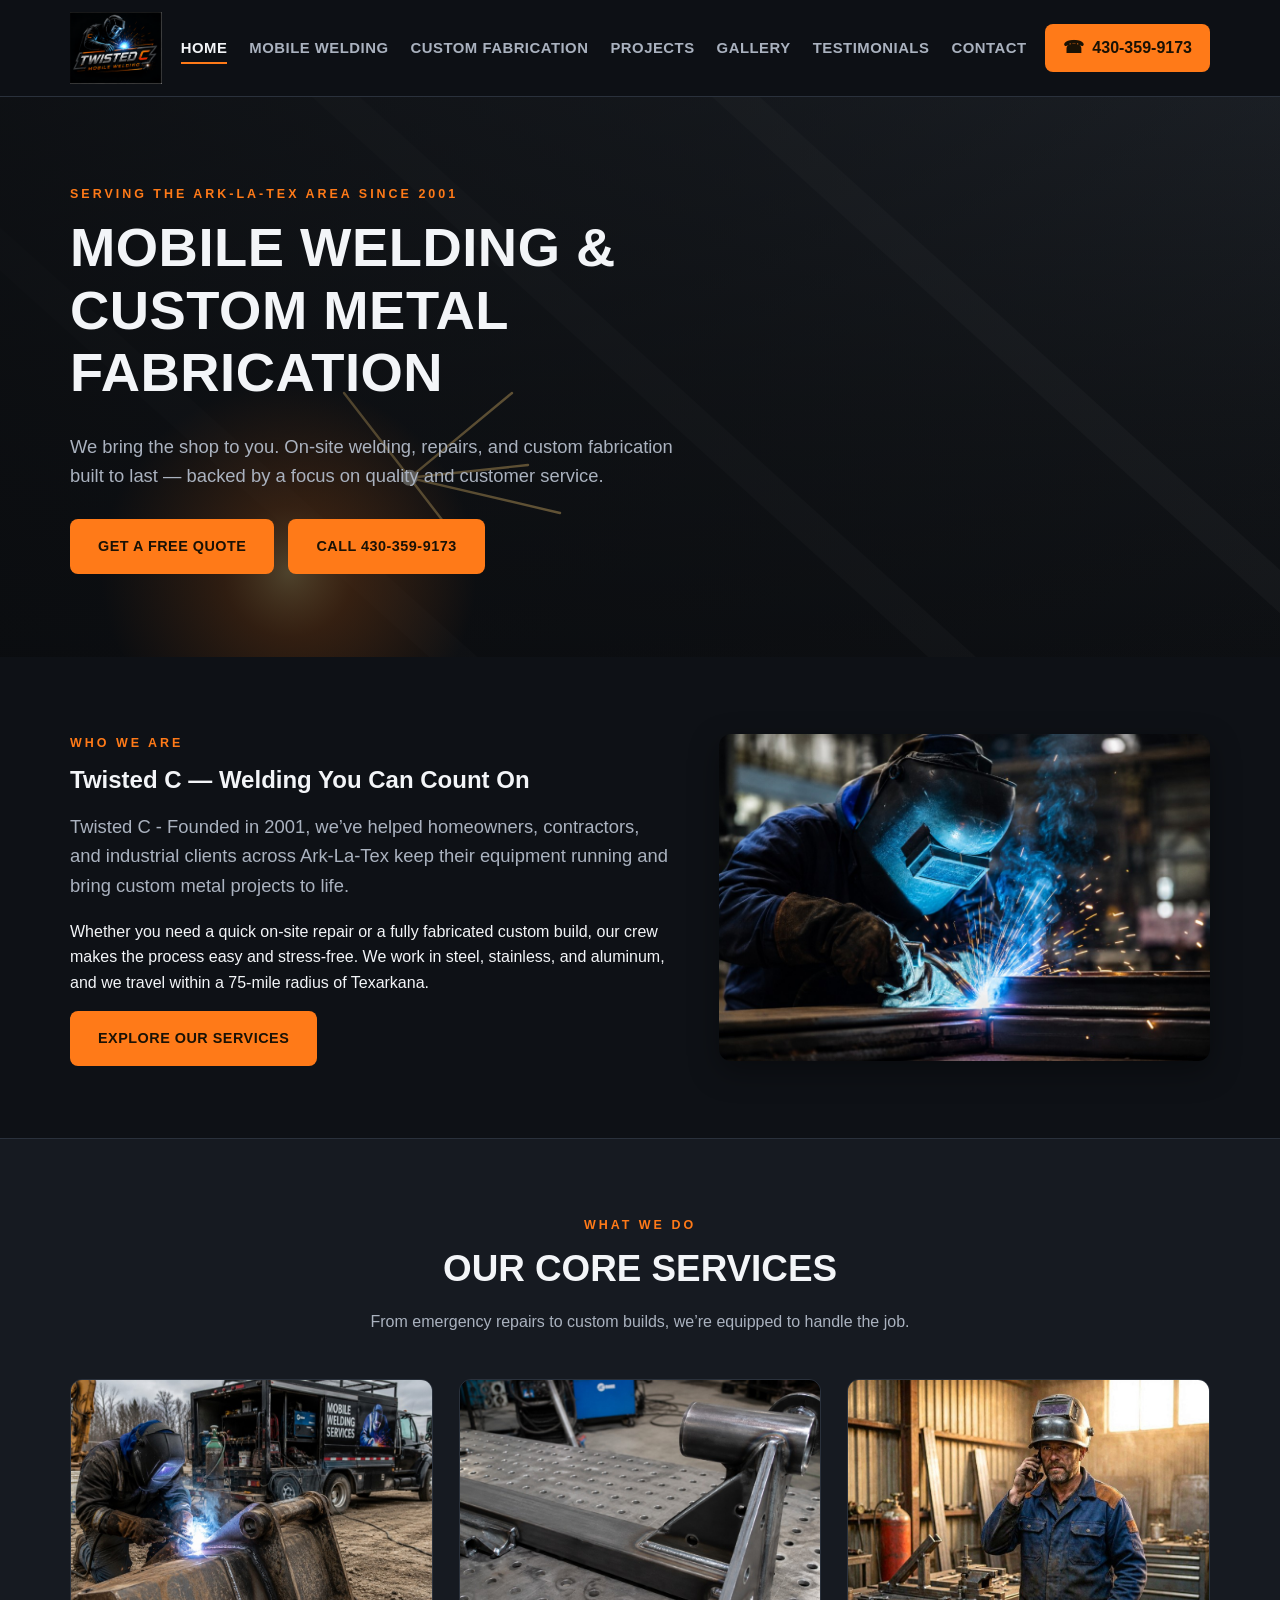
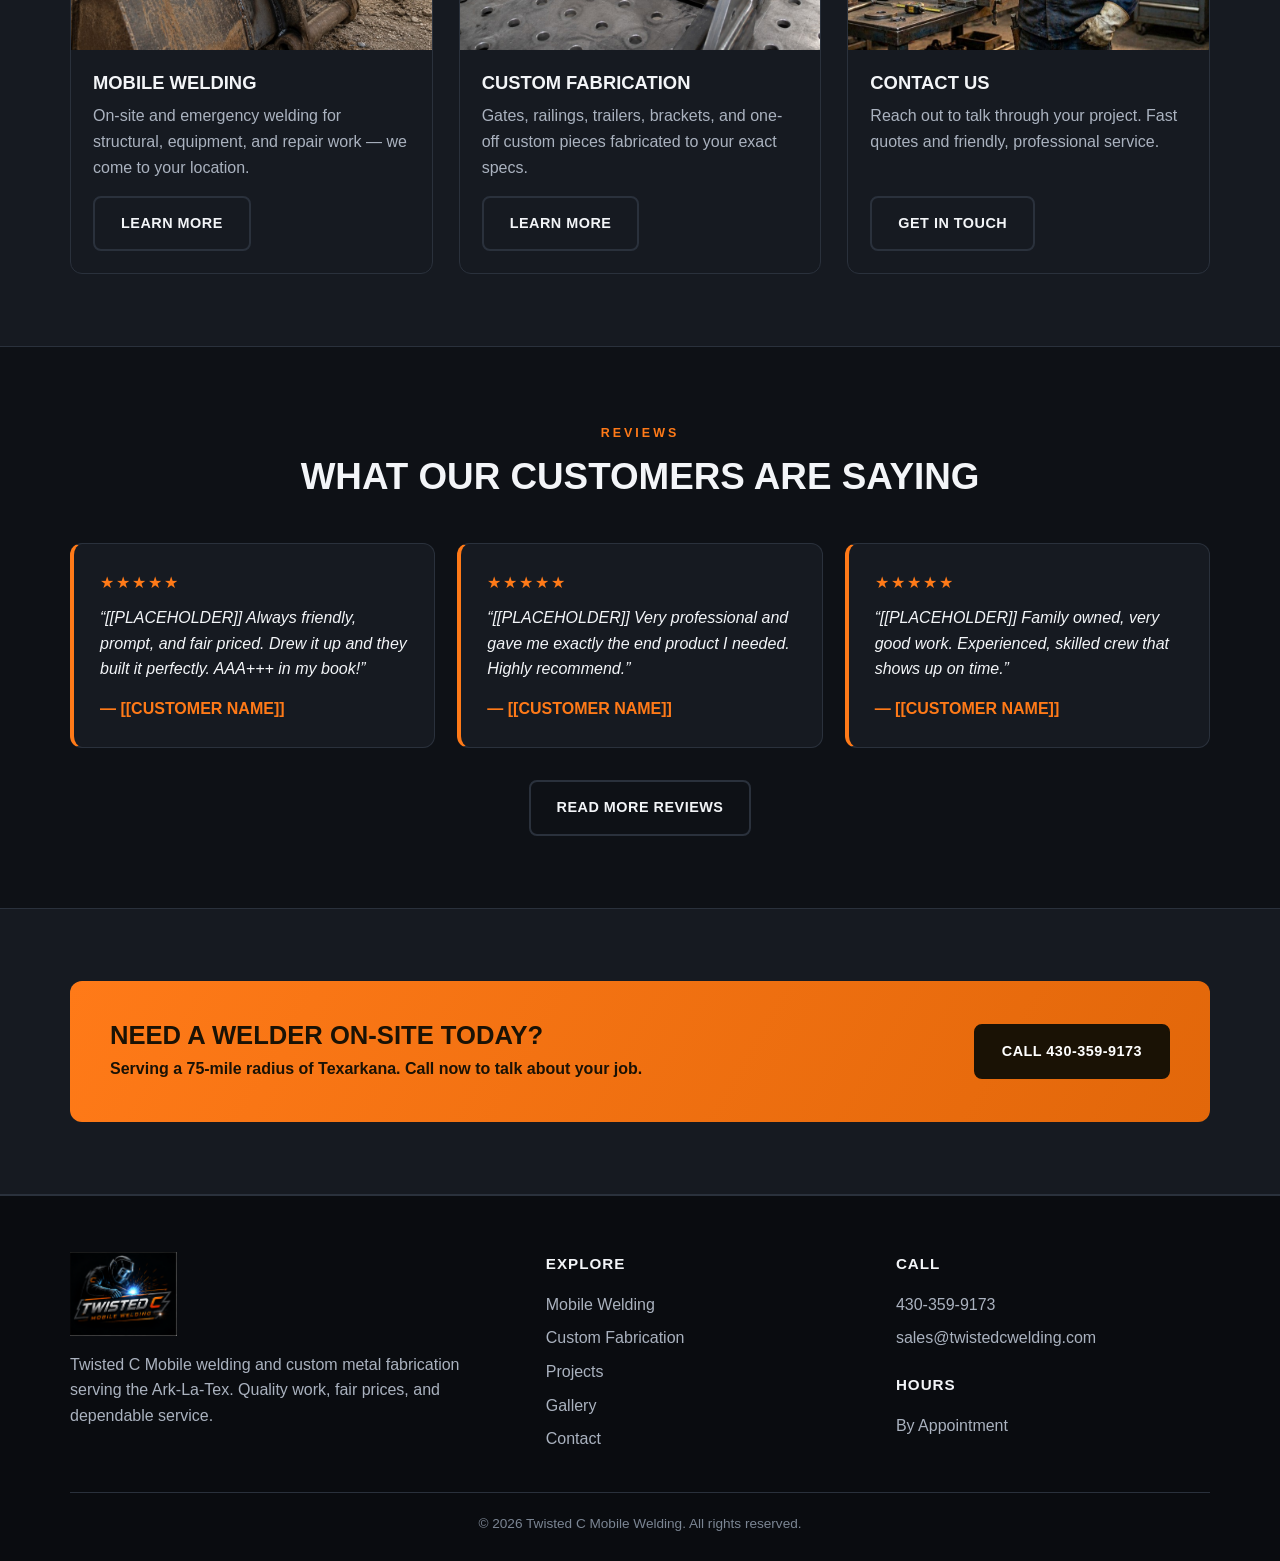
<file: index.html>
<!DOCTYPE html>
<html lang="en">
<head>
  <meta charset="UTF-8">
  <meta name="viewport" content="width=device-width, initial-scale=1.0">
  <title>Twisted C Mobile Welding | Mobile Welding & Custom Fabrication</title>
  <meta name="description" content="[[PLACEHOLDER]] Mobile welding and custom metal fabrication serving [[SERVICE AREA]]. On-site repairs, structural welding, and custom builds.">
  <link rel="icon" href="assets/logo.png" type="image/png">
  <link rel="stylesheet" href="css/styles.css">
</head>
<body>

  <!-- ===================== HEADER ===================== -->
  <header class="site-header">
    <div class="container header-inner">
      <a class="brand" href="index.html" aria-label="Twisted C Mobile Welding home">
        <img src="assets/logo.png" alt="Twisted C Mobile Welding logo">
      </a>

      <nav class="main-nav" id="primary-nav" aria-label="Primary">
        <ul>
          <li><a href="index.html" class="active">Home</a></li>
          <li><a href="mobile-welding.html">Mobile Welding</a></li>
          <li><a href="custom-fabrication.html">Custom Fabrication</a></li>
          <li><a href="projects.html">Projects</a></li>
          <li><a href="gallery.html">Gallery</a></li>          <li><a href="testimonials.html">Testimonials</a></li>
          <li><a href="contact.html">Contact</a></li>
        </ul>
      </nav>

      <div class="header-cta">
        <a class="phone-cta" href="tel:430-359-9173">
          <span class="ico" aria-hidden="true">&#9742;</span>
          <span class="label">430-359-9173</span>
        </a>
        <button class="nav-toggle" type="button" aria-label="Toggle menu" aria-controls="primary-nav" aria-expanded="false">
          <span></span><span></span><span></span>
        </button>
      </div>
    </div>
  </header>

  <main>
    <!-- ===================== HERO ===================== -->
    <section class="hero">
      <div class="container">
        <div class="hero-content">
          <span class="eyebrow">Serving the Ark-La-Tex Area since 2001</span>
          <h1>Mobile Welding &amp; Custom Metal Fabrication</h1>
          <p>We bring the shop to you. On-site welding, repairs, and custom fabrication
             built to last &mdash; backed by a focus on quality and customer service.</p>
          <div class="hero-actions">
            <a class="btn btn-primary" href="contact.html">Get a Free Quote</a>
            <a class="btn btn-primary" href="tel:430-359-9173">Call 430-359-9173</a>
          </div>
        </div>
      </div>
    </section>

    <!-- ===================== INTRO ===================== -->
    <section class="section">
      <div class="container split">
        <div>
          <span class="eyebrow">Who we are</span>
          <h2>Twisted C &mdash; Welding You Can Count On</h2>
          <p class="lead">Twisted C - Founded in 2001, we&rsquo;ve helped homeowners,
            contractors, and industrial clients across Ark-La-Tex keep their equipment
            running and bring custom metal projects to life.</p>
          <p>Whether you need a quick on-site repair or a fully fabricated custom build, our
            crew makes the process easy and stress-free. We work in steel, stainless, and
            aluminum, and we travel within a 75-mile radius of Texarkana.</p>
          <a class="btn btn-primary" href="mobile-welding.html">Explore Our Services</a>
        </div>
        <div>
          <img src="assets/who-we-are.png" alt="Welder making sparks while welding steel on-site">
        </div>
      </div>
    </section>

    <!-- ===================== THREE CARDS ===================== -->
    <section class="section section--alt">
      <div class="container">
        <div class="section-head">
          <span class="eyebrow">What we do</span>
          <h2>Our Core Services</h2>
          <p>From emergency repairs to custom builds, we&rsquo;re equipped to handle the job.</p>
        </div>
        <div class="card-grid">
          <article class="card">
            <div class="card-media"><img src="assets/card-mobile-welding.png" alt="Mobile welding rig on a job site with a welder at work"></div>
            <div class="card-body">
              <h3>Mobile Welding</h3>
              <p>On-site and emergency welding for structural, equipment, and repair work &mdash; we come to your location.</p>
              <a class="btn btn-outline" href="mobile-welding.html">Learn More</a>
            </div>
          </article>
          <article class="card">
            <div class="card-media"><img src="assets/card-custom-fabrication.png" alt="Custom welded steel frame fabricated on a fixture table"></div>
            <div class="card-body">
              <h3>Custom Fabrication</h3>
              <p>Gates, railings, trailers, brackets, and one-off custom pieces fabricated to your exact specs.</p>
              <a class="btn btn-outline" href="custom-fabrication.html">Learn More</a>
            </div>
          </article>
          <article class="card">
            <div class="card-media"><img src="assets/card-contact.png" alt="Welder taking a phone call in the shop"></div>
            <div class="card-body">
              <h3>Contact Us</h3>
              <p>Reach out to talk through your project. Fast quotes and friendly, professional service.</p>
              <a class="btn btn-outline" href="contact.html">Get in Touch</a>
            </div>
          </article>
        </div>
      </div>
    </section>

    <!-- ===================== TESTIMONIALS STRIP ===================== -->
    <section class="section">
      <div class="container">
        <div class="section-head">
          <span class="eyebrow">Reviews</span>
          <h2>What Our Customers Are Saying</h2>
        </div>
        <div class="grid-3">
          <div class="quote">
            <div class="stars" aria-label="5 out of 5 stars">&#9733;&#9733;&#9733;&#9733;&#9733;</div>
            <p>&ldquo;[[PLACEHOLDER]] Always friendly, prompt, and fair priced. Drew it up and they built it perfectly. AAA+++ in my book!&rdquo;</p>
            <span class="who">&mdash; [[CUSTOMER NAME]]</span>
          </div>
          <div class="quote">
            <div class="stars" aria-label="5 out of 5 stars">&#9733;&#9733;&#9733;&#9733;&#9733;</div>
            <p>&ldquo;[[PLACEHOLDER]] Very professional and gave me exactly the end product I needed. Highly recommend.&rdquo;</p>
            <span class="who">&mdash; [[CUSTOMER NAME]]</span>
          </div>
          <div class="quote">
            <div class="stars" aria-label="5 out of 5 stars">&#9733;&#9733;&#9733;&#9733;&#9733;</div>
            <p>&ldquo;[[PLACEHOLDER]] Family owned, very good work. Experienced, skilled crew that shows up on time.&rdquo;</p>
            <span class="who">&mdash; [[CUSTOMER NAME]]</span>
          </div>
        </div>
        <div class="text-center" style="margin-top:32px;">
          <a class="btn btn-outline" href="testimonials.html">Read More Reviews</a>
        </div>
      </div>
    </section>

    <!-- ===================== CALLOUT ===================== -->
    <section class="section section--alt">
      <div class="container">
        <div class="callout">
          <div>
            <h2>Need a Welder On-Site Today?</h2>
            <p>Serving a 75-mile radius of Texarkana. Call now to talk about your job.</p>
          </div>
          <a class="btn" href="tel:430-359-9173">Call 430-359-9173</a>
        </div>
      </div>
    </section>
  </main>

  <!-- ===================== FOOTER ===================== -->
  <footer class="site-footer">
    <div class="container">
      <div class="footer-grid">
        <div class="footer-brand">
          <img src="assets/logo.png" alt="Twisted C Mobile Welding logo">
          <p>Twisted C Mobile welding and custom metal fabrication serving the Ark-La-Tex.
             Quality work, fair prices, and dependable service.</p>
        </div>
        <div>
          <h4>Explore</h4>
          <ul>
            <li><a href="mobile-welding.html">Mobile Welding</a></li>
            <li><a href="custom-fabrication.html">Custom Fabrication</a></li>
            <li><a href="projects.html">Projects</a></li>
            <li><a href="gallery.html">Gallery</a></li>            <li><a href="contact.html">Contact</a></li>
          </ul>
        </div>
        <div>
          <h4>Call</h4>
          <ul>
            <li><a href="tel:430-359-9173">430-359-9173</a></li>
            <li><a href="mailto:sales@twistedcwelding.com">sales@twistedcwelding.com</a></li>
          </ul>
          <h4 style="margin-top:22px;">Hours</h4>
          <div class="footer-hours">
            <span>By Appointment</span>
          </div>
        </div>
      </div>
      <div class="footer-bottom">
        &copy; <span id="year">2026</span> Twisted C Mobile Welding. All rights reserved.
      </div>
    </div>
  </footer>

  <script src="js/main.js"></script>
</body>
</html>
</file>
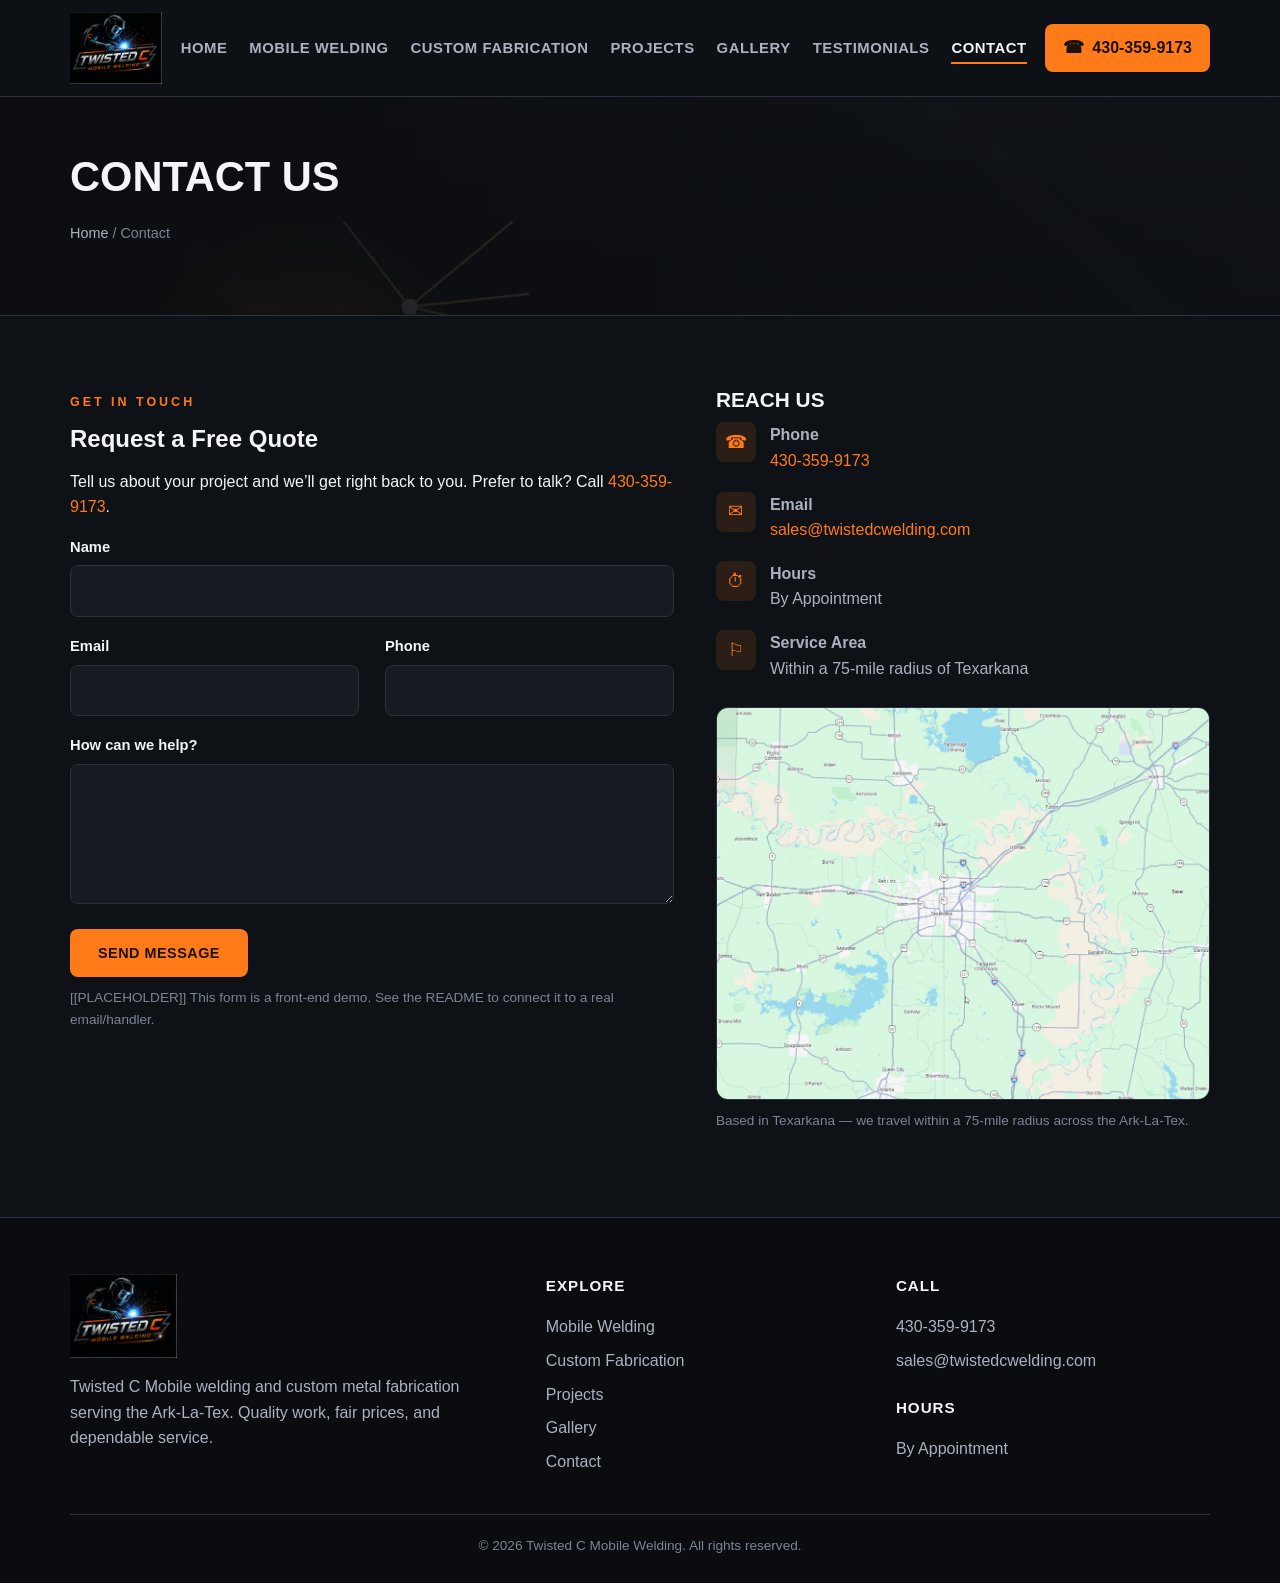
<file: contact.html>
<!DOCTYPE html>
<html lang="en">
<head>
  <meta charset="UTF-8">
  <meta name="viewport" content="width=device-width, initial-scale=1.0">
  <title>Contact | Twisted C Mobile Welding</title>
  <meta name="description" content="[[PLACEHOLDER]] Contact Twisted C Mobile Welding for mobile welding and custom fabrication quotes in [[SERVICE AREA]].">
  <link rel="icon" href="assets/logo.png" type="image/png">
  <link rel="stylesheet" href="css/styles.css">
</head>
<body>

  <header class="site-header">
    <div class="container header-inner">
      <a class="brand" href="index.html" aria-label="Twisted C Mobile Welding home">
        <img src="assets/logo.png" alt="Twisted C Mobile Welding logo">
      </a>
      <nav class="main-nav" id="primary-nav" aria-label="Primary">
        <ul>
          <li><a href="index.html">Home</a></li>
          <li><a href="mobile-welding.html">Mobile Welding</a></li>
          <li><a href="custom-fabrication.html">Custom Fabrication</a></li>
          <li><a href="projects.html">Projects</a></li>
          <li><a href="gallery.html">Gallery</a></li>          <li><a href="testimonials.html">Testimonials</a></li>
          <li><a href="contact.html" class="active">Contact</a></li>
        </ul>
      </nav>
      <div class="header-cta">
        <a class="phone-cta" href="tel:430-359-9173">
          <span class="ico" aria-hidden="true">&#9742;</span>
          <span class="label">430-359-9173</span>
        </a>
        <button class="nav-toggle" type="button" aria-label="Toggle menu" aria-controls="primary-nav" aria-expanded="false">
          <span></span><span></span><span></span>
        </button>
      </div>
    </div>
  </header>

  <main>
    <section class="page-banner">
      <div class="container">
        <h1>Contact Us</h1>
        <p class="breadcrumb"><a href="index.html">Home</a> / Contact</p>
      </div>
    </section>

    <section class="section">
      <div class="container contact-grid">
        <div>
          <span class="eyebrow">Get in touch</span>
          <h2>Request a Free Quote</h2>
          <p>Tell us about your project and we&rsquo;ll get right back to you.
             Prefer to talk? Call <a href="tel:430-359-9173">430-359-9173</a>.</p>

          <div class="form-success" id="form-success" role="status">
            Thanks! Your message has been received. We&rsquo;ll be in touch shortly.
          </div>

          <form id="contact-form" novalidate>
            <div class="field">
              <label for="name">Name</label>
              <input type="text" id="name" name="name" autocomplete="name" required>
            </div>
            <div class="grid-2">
              <div class="field">
                <label for="email">Email</label>
                <input type="email" id="email" name="email" autocomplete="email" required>
              </div>
              <div class="field">
                <label for="phone">Phone</label>
                <input type="tel" id="phone" name="phone" autocomplete="tel">
              </div>
            </div>
            <div class="field">
              <label for="message">How can we help?</label>
              <textarea id="message" name="message" required></textarea>
            </div>
            <button type="submit" class="btn btn-primary">Send Message</button>
            <p class="form-note">[[PLACEHOLDER]] This form is a front-end demo. See the README to connect it to a real email/handler.</p>
          </form>
        </div>

        <aside>
          <h2 style="text-transform:uppercase;font-size:1.3rem;">Reach Us</h2>
          <ul class="info-list">
            <li>
              <span class="ico" aria-hidden="true">&#9742;</span>
              <span><strong>Phone</strong><span><a href="tel:430-359-9173">430-359-9173</a></span></span>
            </li>
            <li>
              <span class="ico" aria-hidden="true">&#9993;</span>
              <span><strong>Email</strong><span><a href="mailto:sales@twistedcwelding.com">sales@twistedcwelding.com</a></span></span>
            </li>
            <li>
              <span class="ico" aria-hidden="true">&#9201;</span>
              <span><strong>Hours</strong><span>By Appointment</span></span>
            </li>
            <li>
              <span class="ico" aria-hidden="true">&#9872;</span>
              <span><strong>Service Area</strong><span>Within a 75-mile radius of Texarkana</span></span>
            </li>
          </ul>
          <a class="map-embed" href="https://www.google.com/maps/search/?api=1&amp;query=Texarkana" target="_blank" rel="noopener" aria-label="View our Texarkana service area on Google Maps">
            <img src="assets/service-area-map.png" alt="Map of our service area centered on Texarkana, covering a 75-mile radius across the Ark-La-Tex">
          </a>
          <p class="form-note">Based in Texarkana &mdash; we travel within a 75-mile radius across the Ark-La-Tex.</p>
        </aside>
      </div>
    </section>
  </main>

  <footer class="site-footer">
    <div class="container">
      <div class="footer-grid">
        <div class="footer-brand">
          <img src="assets/logo.png" alt="Twisted C Mobile Welding logo">
          <p>Twisted C Mobile welding and custom metal fabrication serving the Ark-La-Tex.
             Quality work, fair prices, and dependable service.</p>
        </div>
        <div>
          <h4>Explore</h4>
          <ul>
            <li><a href="mobile-welding.html">Mobile Welding</a></li>
            <li><a href="custom-fabrication.html">Custom Fabrication</a></li>
            <li><a href="projects.html">Projects</a></li>
            <li><a href="gallery.html">Gallery</a></li>            <li><a href="contact.html">Contact</a></li>
          </ul>
        </div>
        <div>
          <h4>Call</h4>
          <ul>
            <li><a href="tel:430-359-9173">430-359-9173</a></li>
            <li><a href="mailto:sales@twistedcwelding.com">sales@twistedcwelding.com</a></li>
          </ul>
          <h4 style="margin-top:22px;">Hours</h4>
          <div class="footer-hours">
            <span>By Appointment</span>
          </div>
        </div>
      </div>
      <div class="footer-bottom">
        &copy; <span id="year">2026</span> Twisted C Mobile Welding. All rights reserved.
      </div>
    </div>
  </footer>

  <script src="js/main.js"></script>
</body>
</html>
</file>
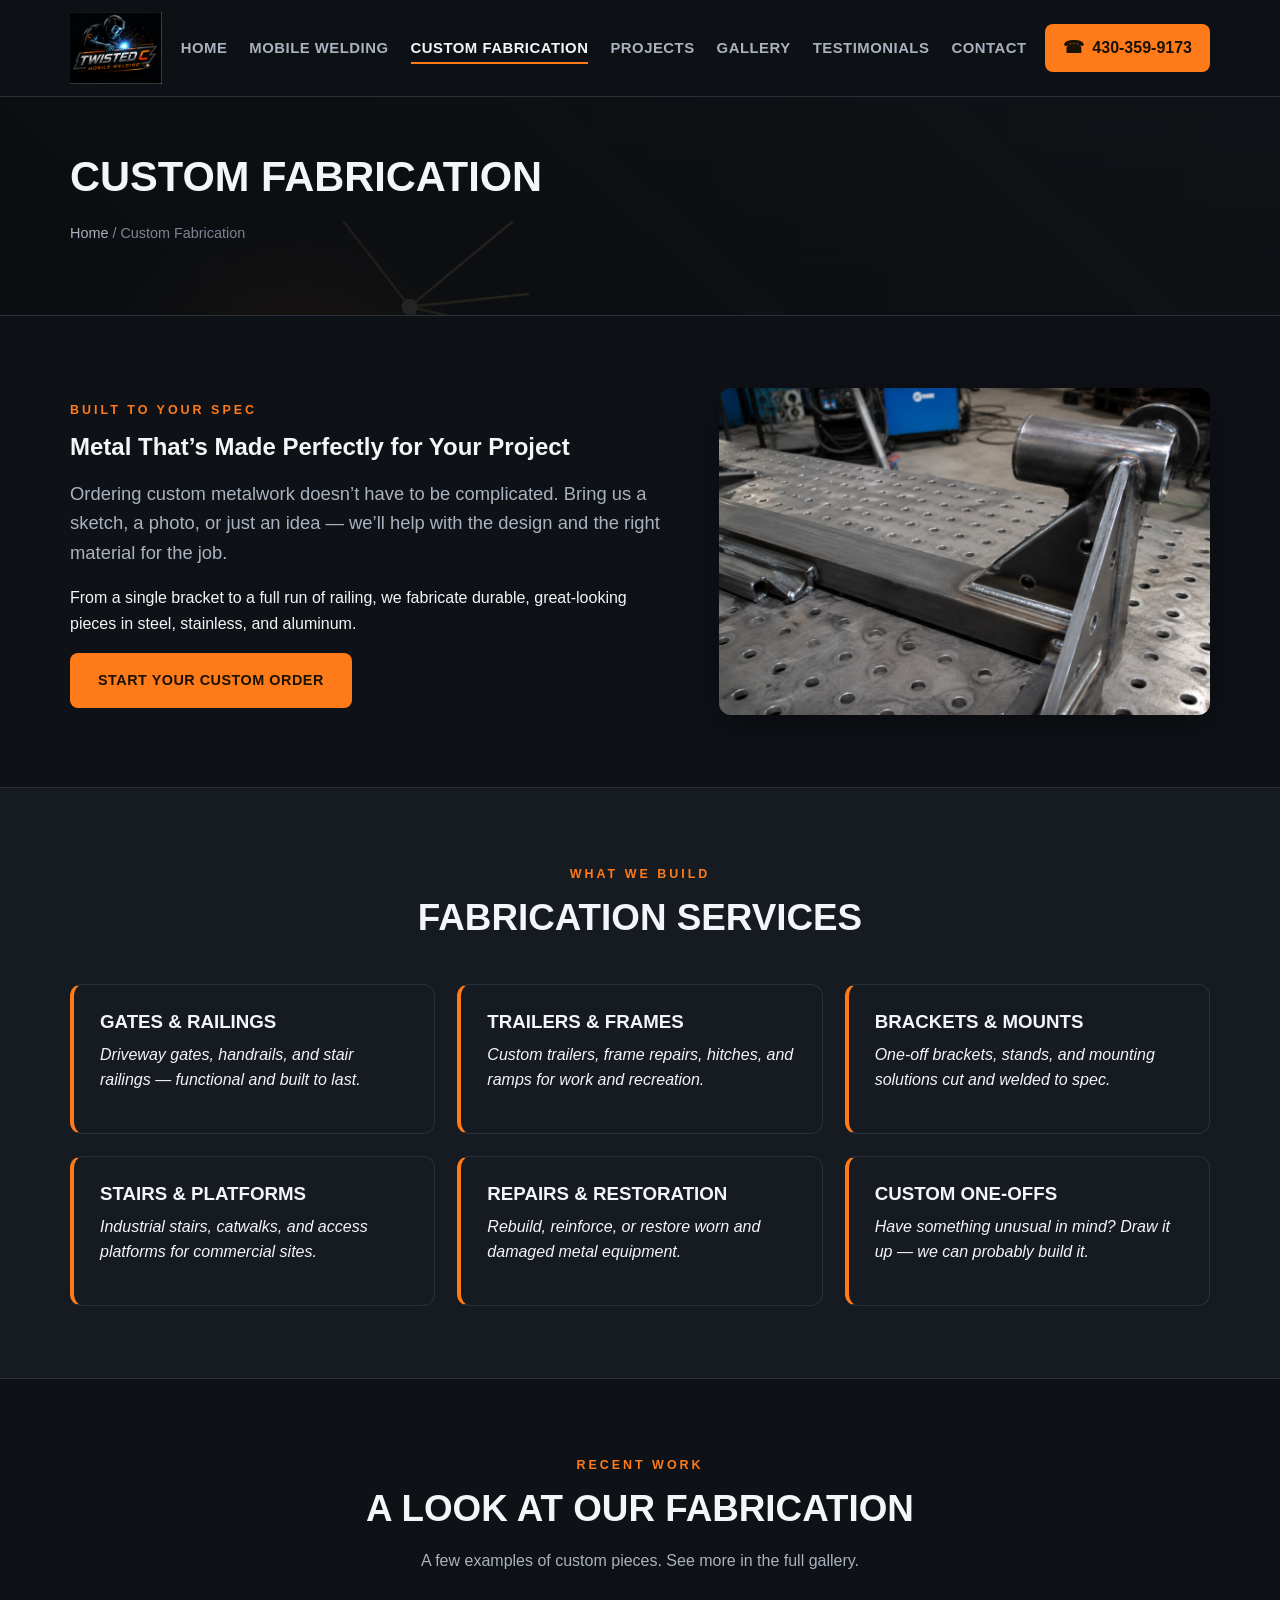
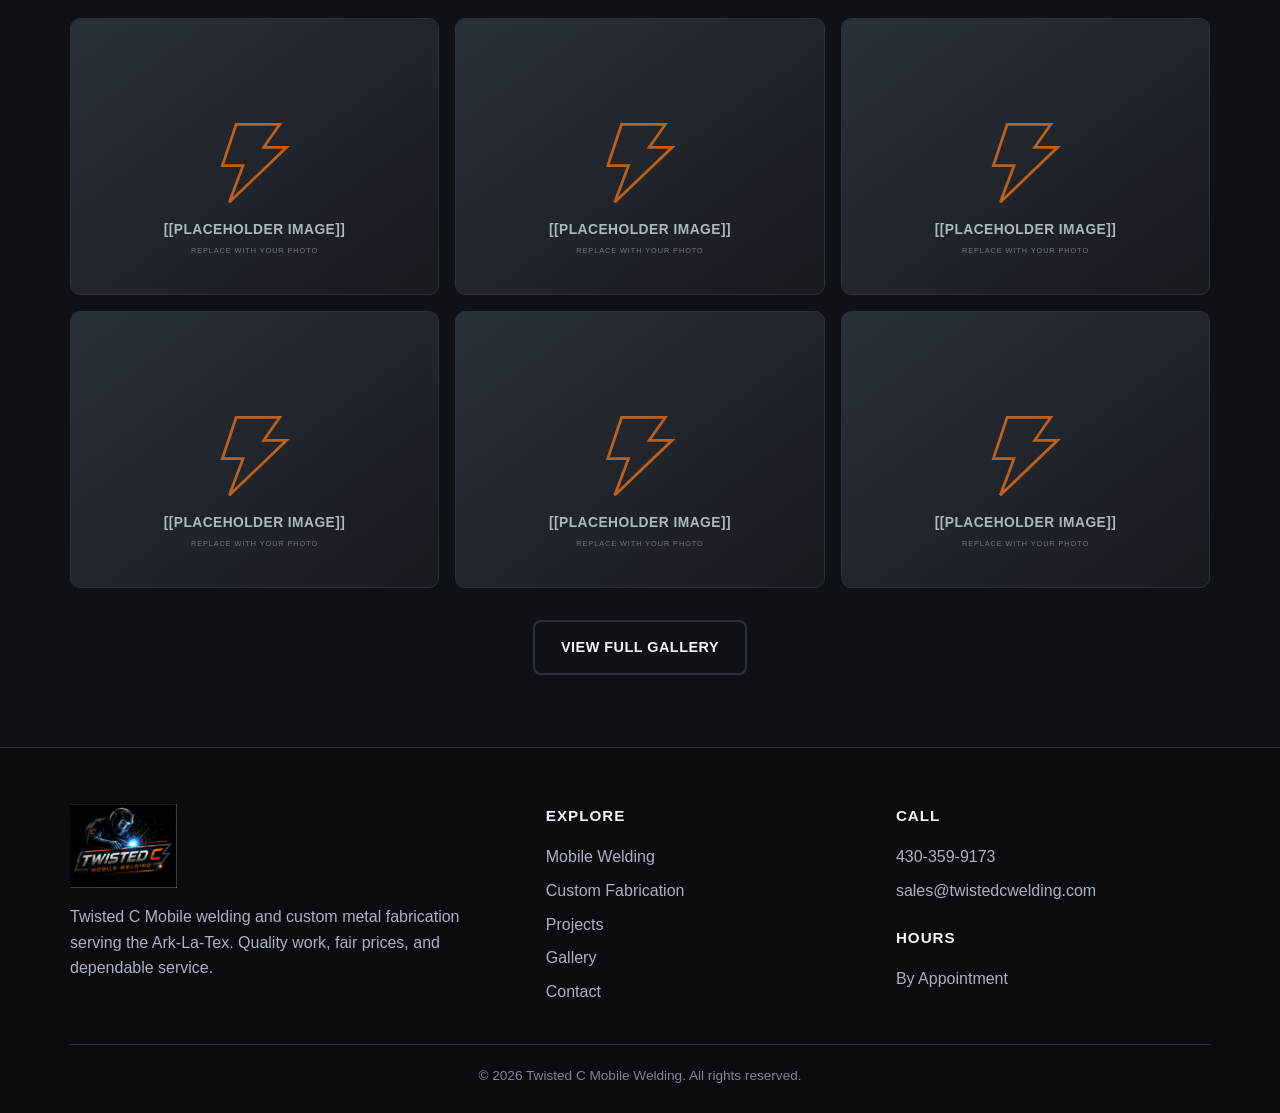
<file: custom-fabrication.html>
<!DOCTYPE html>
<html lang="en">
<head>
  <meta charset="UTF-8">
  <meta name="viewport" content="width=device-width, initial-scale=1.0">
  <title>Custom Fabrication | Twisted C Mobile Welding</title>
  <meta name="description" content="[[PLACEHOLDER]] Custom metal fabrication: gates, railings, trailers, brackets, and one-off builds made to your specs.">
  <link rel="icon" href="assets/logo.png" type="image/png">
  <link rel="stylesheet" href="css/styles.css">
</head>
<body>

  <header class="site-header">
    <div class="container header-inner">
      <a class="brand" href="index.html" aria-label="Twisted C Mobile Welding home">
        <img src="assets/logo.png" alt="Twisted C Mobile Welding logo">
      </a>
      <nav class="main-nav" id="primary-nav" aria-label="Primary">
        <ul>
          <li><a href="index.html">Home</a></li>
          <li><a href="mobile-welding.html">Mobile Welding</a></li>
          <li><a href="custom-fabrication.html" class="active">Custom Fabrication</a></li>
          <li><a href="projects.html">Projects</a></li>
          <li><a href="gallery.html">Gallery</a></li>          <li><a href="testimonials.html">Testimonials</a></li>
          <li><a href="contact.html">Contact</a></li>
        </ul>
      </nav>
      <div class="header-cta">
        <a class="phone-cta" href="tel:430-359-9173">
          <span class="ico" aria-hidden="true">&#9742;</span>
          <span class="label">430-359-9173</span>
        </a>
        <button class="nav-toggle" type="button" aria-label="Toggle menu" aria-controls="primary-nav" aria-expanded="false">
          <span></span><span></span><span></span>
        </button>
      </div>
    </div>
  </header>

  <main>
    <section class="page-banner">
      <div class="container">
        <h1>Custom Fabrication</h1>
        <p class="breadcrumb"><a href="index.html">Home</a> / Custom Fabrication</p>
      </div>
    </section>

    <section class="section">
      <div class="container split">
        <div>
          <span class="eyebrow">Built to your spec</span>
          <h2>Metal That&rsquo;s Made Perfectly for Your Project</h2>
          <p class="lead">Ordering custom metalwork doesn&rsquo;t have to be complicated.
            Bring us a sketch, a photo, or just an idea &mdash; we&rsquo;ll help with the design and
            the right material for the job.</p>
          <p>From a single bracket to a full run of railing, we fabricate durable, great-looking
            pieces in steel, stainless, and aluminum.</p>
          <a class="btn btn-primary" href="contact.html">Start Your Custom Order</a>
        </div>
        <div>
          <img src="assets/custom-fabrication.png" alt="Custom welded steel frame fabricated on a fixture table">
        </div>
      </div>
    </section>

    <section class="section section--alt">
      <div class="container">
        <div class="section-head">
          <span class="eyebrow">What we build</span>
          <h2>Fabrication Services</h2>
        </div>
        <div class="grid-3">
          <div class="quote"><h3 style="text-transform:uppercase;">Gates &amp; Railings</h3><p>Driveway gates, handrails, and stair railings &mdash; functional and built to last.</p></div>
          <div class="quote"><h3 style="text-transform:uppercase;">Trailers &amp; Frames</h3><p>Custom trailers, frame repairs, hitches, and ramps for work and recreation.</p></div>
          <div class="quote"><h3 style="text-transform:uppercase;">Brackets &amp; Mounts</h3><p>One-off brackets, stands, and mounting solutions cut and welded to spec.</p></div>
          <div class="quote"><h3 style="text-transform:uppercase;">Stairs &amp; Platforms</h3><p>Industrial stairs, catwalks, and access platforms for commercial sites.</p></div>
          <div class="quote"><h3 style="text-transform:uppercase;">Repairs &amp; Restoration</h3><p>Rebuild, reinforce, or restore worn and damaged metal equipment.</p></div>
          <div class="quote"><h3 style="text-transform:uppercase;">Custom One-Offs</h3><p>Have something unusual in mind? Draw it up &mdash; we can probably build it.</p></div>
        </div>
      </div>
    </section>

    <section class="section">
      <div class="container">
        <div class="section-head">
          <span class="eyebrow">Recent work</span>
          <h2>A Look at Our Fabrication</h2>
          <p>A few examples of custom pieces. See more in the full gallery.</p>
        </div>
        <div class="gallery-grid">
          <div class="gallery-item" data-full="assets/placeholder.svg"><img src="assets/placeholder.svg" alt="[[PLACEHOLDER]] fabrication sample 1"></div>
          <div class="gallery-item" data-full="assets/placeholder.svg"><img src="assets/placeholder.svg" alt="[[PLACEHOLDER]] fabrication sample 2"></div>
          <div class="gallery-item" data-full="assets/placeholder.svg"><img src="assets/placeholder.svg" alt="[[PLACEHOLDER]] fabrication sample 3"></div>
          <div class="gallery-item" data-full="assets/placeholder.svg"><img src="assets/placeholder.svg" alt="[[PLACEHOLDER]] fabrication sample 4"></div>
          <div class="gallery-item" data-full="assets/placeholder.svg"><img src="assets/placeholder.svg" alt="[[PLACEHOLDER]] fabrication sample 5"></div>
          <div class="gallery-item" data-full="assets/placeholder.svg"><img src="assets/placeholder.svg" alt="[[PLACEHOLDER]] fabrication sample 6"></div>
        </div>
        <div class="text-center" style="margin-top:32px;">
          <a class="btn btn-outline" href="gallery.html">View Full Gallery</a>
        </div>
      </div>
    </section>
  </main>

  <footer class="site-footer">
    <div class="container">
      <div class="footer-grid">
        <div class="footer-brand">
          <img src="assets/logo.png" alt="Twisted C Mobile Welding logo">
          <p>Twisted C Mobile welding and custom metal fabrication serving the Ark-La-Tex.
             Quality work, fair prices, and dependable service.</p>
        </div>
        <div>
          <h4>Explore</h4>
          <ul>
            <li><a href="mobile-welding.html">Mobile Welding</a></li>
            <li><a href="custom-fabrication.html">Custom Fabrication</a></li>
            <li><a href="projects.html">Projects</a></li>
            <li><a href="gallery.html">Gallery</a></li>            <li><a href="contact.html">Contact</a></li>
          </ul>
        </div>
        <div>
          <h4>Call</h4>
          <ul>
            <li><a href="tel:430-359-9173">430-359-9173</a></li>
            <li><a href="mailto:sales@twistedcwelding.com">sales@twistedcwelding.com</a></li>
          </ul>
          <h4 style="margin-top:22px;">Hours</h4>
          <div class="footer-hours">
            <span>By Appointment</span>
          </div>
        </div>
      </div>
      <div class="footer-bottom">
        &copy; <span id="year">2026</span> Twisted C Mobile Welding. All rights reserved.
      </div>
    </div>
  </footer>

  <script src="js/main.js"></script>
</body>
</html>
</file>
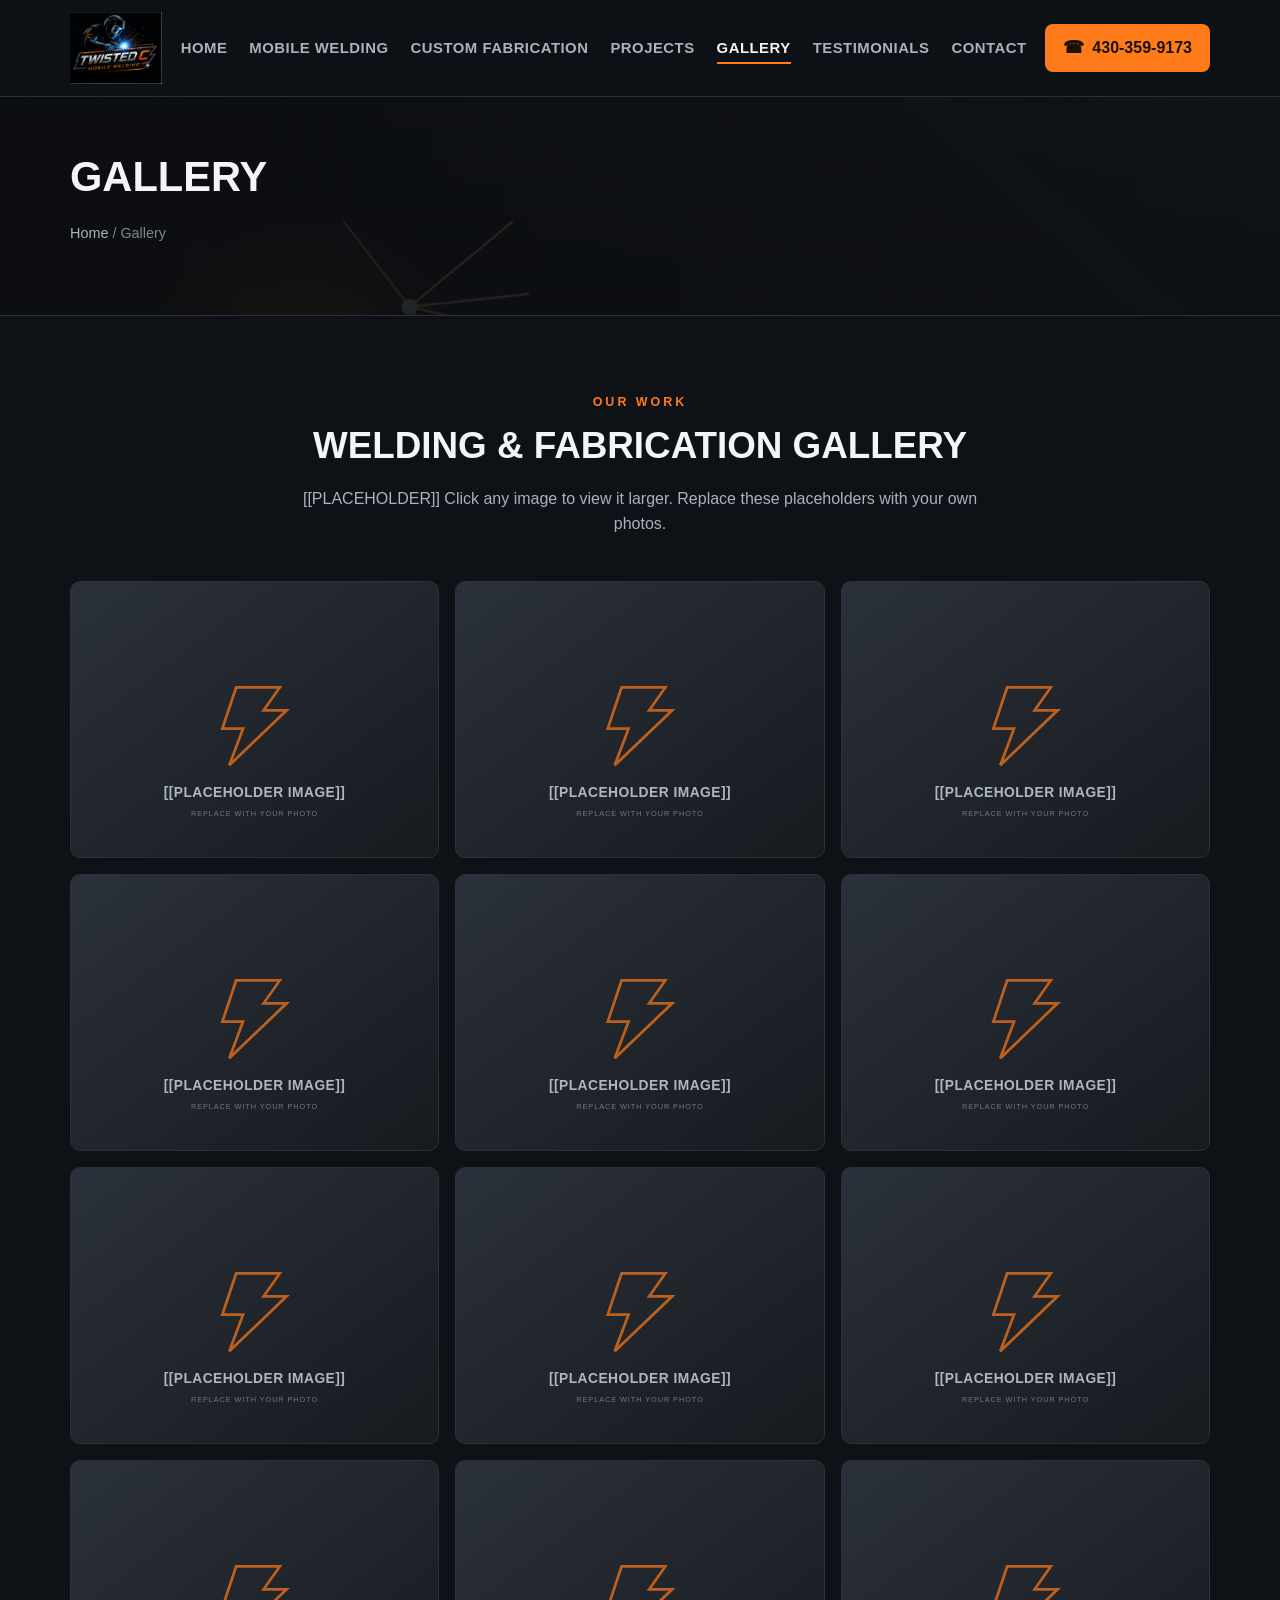
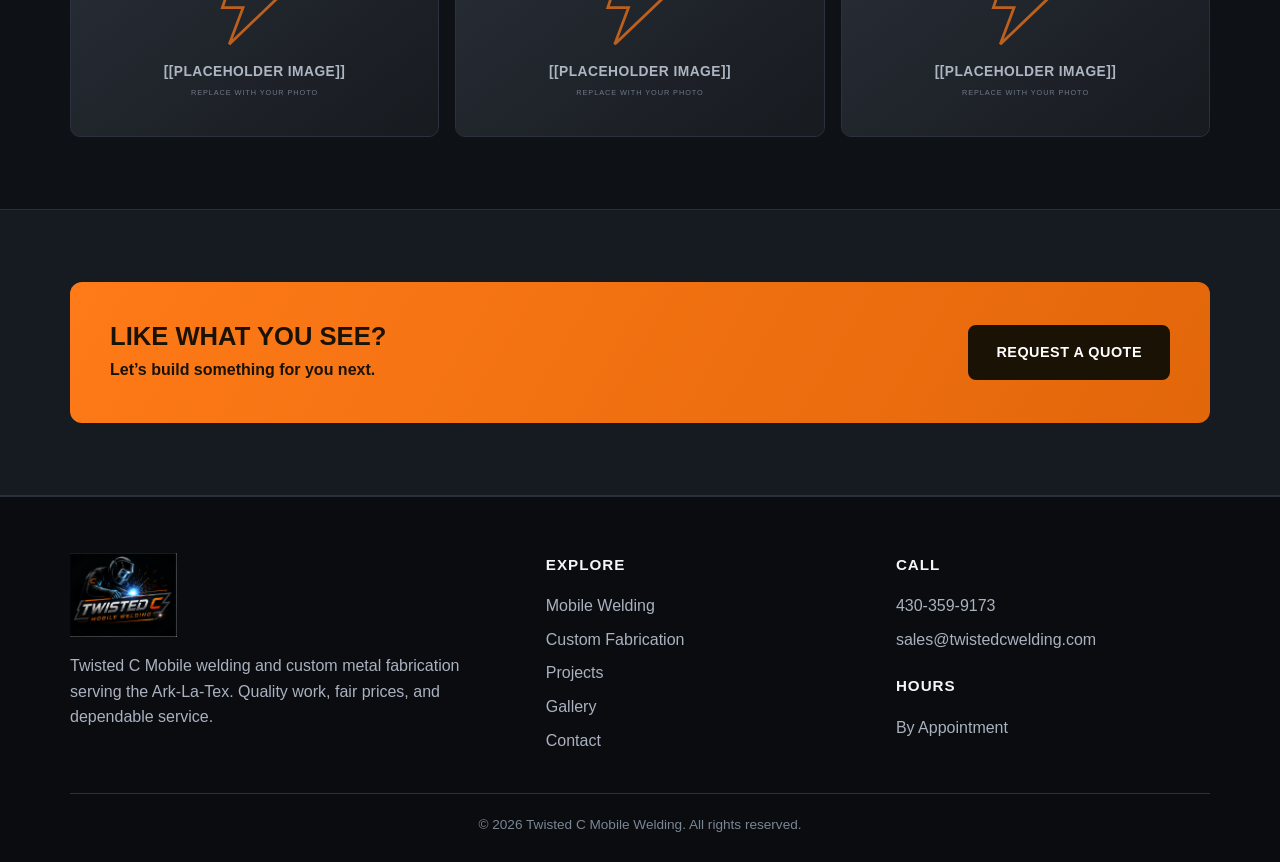
<file: gallery.html>
<!DOCTYPE html>
<html lang="en">
<head>
  <meta charset="UTF-8">
  <meta name="viewport" content="width=device-width, initial-scale=1.0">
  <title>Gallery | Twisted C Mobile Welding</title>
  <meta name="description" content="[[PLACEHOLDER]] Photo gallery of mobile welding and custom fabrication work by Twisted C Mobile Welding.">
  <link rel="icon" href="assets/logo.png" type="image/png">
  <link rel="stylesheet" href="css/styles.css">
</head>
<body>

  <header class="site-header">
    <div class="container header-inner">
      <a class="brand" href="index.html" aria-label="Twisted C Mobile Welding home">
        <img src="assets/logo.png" alt="Twisted C Mobile Welding logo">
      </a>
      <nav class="main-nav" id="primary-nav" aria-label="Primary">
        <ul>
          <li><a href="index.html">Home</a></li>
          <li><a href="mobile-welding.html">Mobile Welding</a></li>
          <li><a href="custom-fabrication.html">Custom Fabrication</a></li>
          <li><a href="projects.html">Projects</a></li>
          <li><a href="gallery.html" class="active">Gallery</a></li>          <li><a href="testimonials.html">Testimonials</a></li>
          <li><a href="contact.html">Contact</a></li>
        </ul>
      </nav>
      <div class="header-cta">
        <a class="phone-cta" href="tel:430-359-9173">
          <span class="ico" aria-hidden="true">&#9742;</span>
          <span class="label">430-359-9173</span>
        </a>
        <button class="nav-toggle" type="button" aria-label="Toggle menu" aria-controls="primary-nav" aria-expanded="false">
          <span></span><span></span><span></span>
        </button>
      </div>
    </div>
  </header>

  <main>
    <section class="page-banner">
      <div class="container">
        <h1>Gallery</h1>
        <p class="breadcrumb"><a href="index.html">Home</a> / Gallery</p>
      </div>
    </section>

    <section class="section">
      <div class="container">
        <div class="section-head">
          <span class="eyebrow">Our work</span>
          <h2>Welding &amp; Fabrication Gallery</h2>
          <p>[[PLACEHOLDER]] Click any image to view it larger. Replace these placeholders with your own photos.</p>
        </div>
        <div class="gallery-grid">
          <div class="gallery-item" data-full="assets/placeholder.svg"><img src="assets/placeholder.svg" alt="[[PLACEHOLDER]] gallery photo 1"></div>
          <div class="gallery-item" data-full="assets/placeholder.svg"><img src="assets/placeholder.svg" alt="[[PLACEHOLDER]] gallery photo 2"></div>
          <div class="gallery-item" data-full="assets/placeholder.svg"><img src="assets/placeholder.svg" alt="[[PLACEHOLDER]] gallery photo 3"></div>
          <div class="gallery-item" data-full="assets/placeholder.svg"><img src="assets/placeholder.svg" alt="[[PLACEHOLDER]] gallery photo 4"></div>
          <div class="gallery-item" data-full="assets/placeholder.svg"><img src="assets/placeholder.svg" alt="[[PLACEHOLDER]] gallery photo 5"></div>
          <div class="gallery-item" data-full="assets/placeholder.svg"><img src="assets/placeholder.svg" alt="[[PLACEHOLDER]] gallery photo 6"></div>
          <div class="gallery-item" data-full="assets/placeholder.svg"><img src="assets/placeholder.svg" alt="[[PLACEHOLDER]] gallery photo 7"></div>
          <div class="gallery-item" data-full="assets/placeholder.svg"><img src="assets/placeholder.svg" alt="[[PLACEHOLDER]] gallery photo 8"></div>
          <div class="gallery-item" data-full="assets/placeholder.svg"><img src="assets/placeholder.svg" alt="[[PLACEHOLDER]] gallery photo 9"></div>
          <div class="gallery-item" data-full="assets/placeholder.svg"><img src="assets/placeholder.svg" alt="[[PLACEHOLDER]] gallery photo 10"></div>
          <div class="gallery-item" data-full="assets/placeholder.svg"><img src="assets/placeholder.svg" alt="[[PLACEHOLDER]] gallery photo 11"></div>
          <div class="gallery-item" data-full="assets/placeholder.svg"><img src="assets/placeholder.svg" alt="[[PLACEHOLDER]] gallery photo 12"></div>
        </div>
      </div>
    </section>

    <section class="section section--alt">
      <div class="container">
        <div class="callout">
          <div>
            <h2>Like What You See?</h2>
            <p>Let&rsquo;s build something for you next.</p>
          </div>
          <a class="btn" href="contact.html">Request a Quote</a>
        </div>
      </div>
    </section>
  </main>

  <footer class="site-footer">
    <div class="container">
      <div class="footer-grid">
        <div class="footer-brand">
          <img src="assets/logo.png" alt="Twisted C Mobile Welding logo">
          <p>Twisted C Mobile welding and custom metal fabrication serving the Ark-La-Tex.
             Quality work, fair prices, and dependable service.</p>
        </div>
        <div>
          <h4>Explore</h4>
          <ul>
            <li><a href="mobile-welding.html">Mobile Welding</a></li>
            <li><a href="custom-fabrication.html">Custom Fabrication</a></li>
            <li><a href="projects.html">Projects</a></li>
            <li><a href="gallery.html">Gallery</a></li>            <li><a href="contact.html">Contact</a></li>
          </ul>
        </div>
        <div>
          <h4>Call</h4>
          <ul>
            <li><a href="tel:430-359-9173">430-359-9173</a></li>
            <li><a href="mailto:sales@twistedcwelding.com">sales@twistedcwelding.com</a></li>
          </ul>
          <h4 style="margin-top:22px;">Hours</h4>
          <div class="footer-hours">
            <span>By Appointment</span>
          </div>
        </div>
      </div>
      <div class="footer-bottom">
        &copy; <span id="year">2026</span> Twisted C Mobile Welding. All rights reserved.
      </div>
    </div>
  </footer>

  <script src="js/main.js"></script>
</body>
</html>
</file>
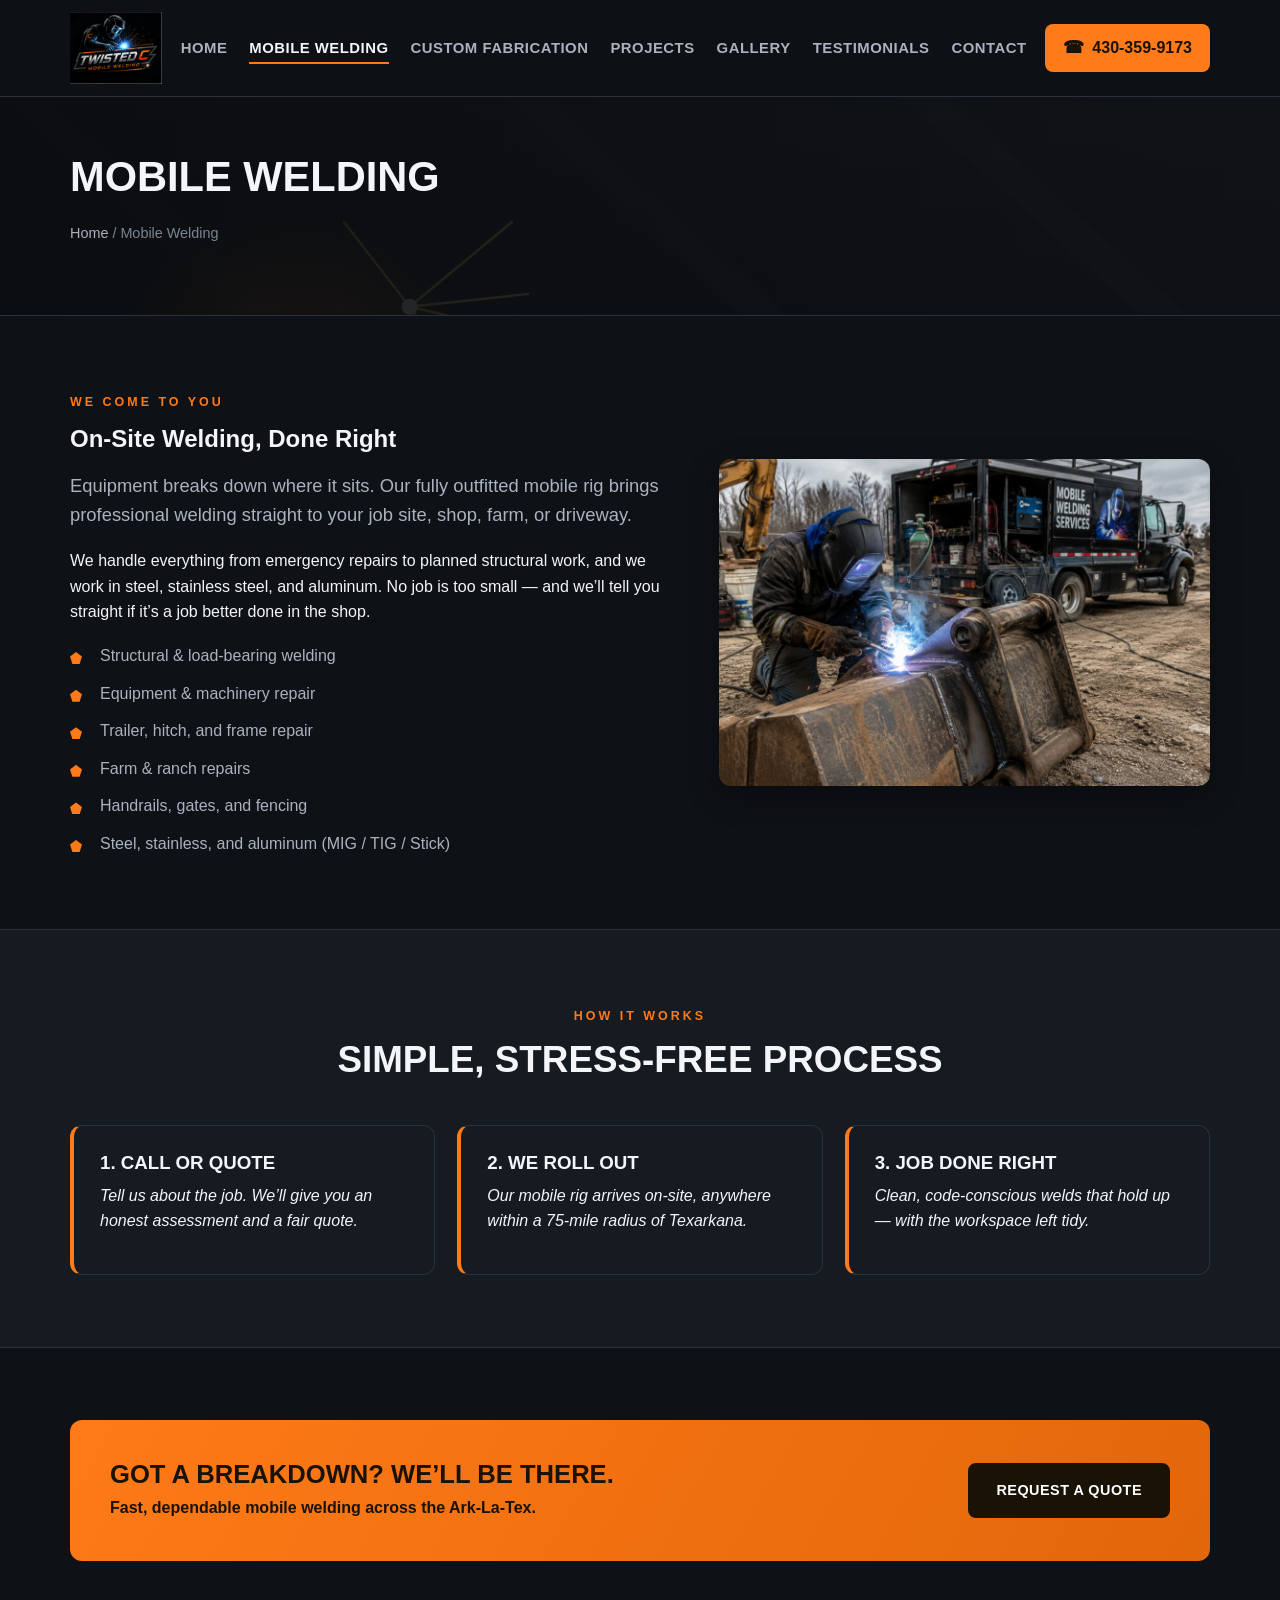
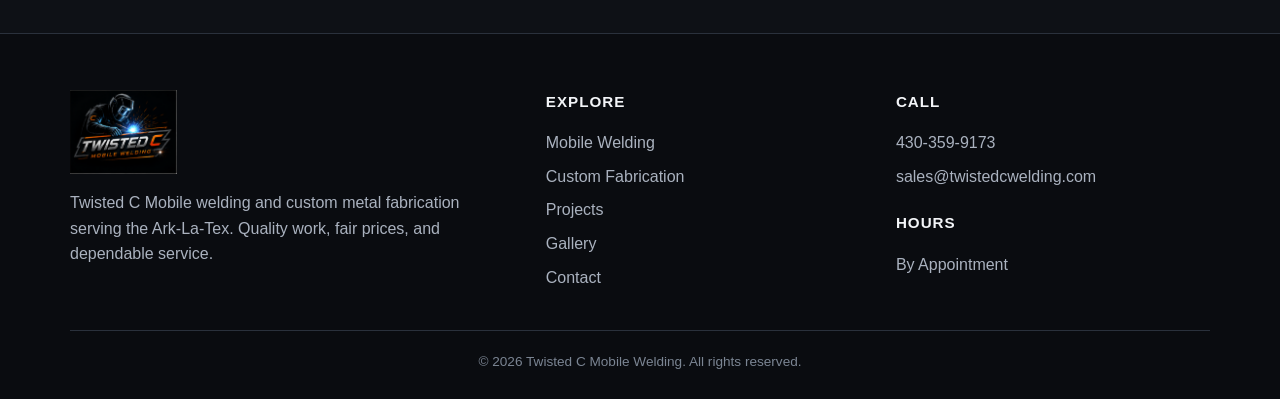
<file: mobile-welding.html>
<!DOCTYPE html>
<html lang="en">
<head>
  <meta charset="UTF-8">
  <meta name="viewport" content="width=device-width, initial-scale=1.0">
  <title>Mobile Welding | Twisted C Mobile Welding</title>
  <meta name="description" content="[[PLACEHOLDER]] On-site and emergency mobile welding for structural, equipment, and repair work across [[SERVICE AREA]].">
  <link rel="icon" href="assets/logo.png" type="image/png">
  <link rel="stylesheet" href="css/styles.css">
</head>
<body>

  <header class="site-header">
    <div class="container header-inner">
      <a class="brand" href="index.html" aria-label="Twisted C Mobile Welding home">
        <img src="assets/logo.png" alt="Twisted C Mobile Welding logo">
      </a>
      <nav class="main-nav" id="primary-nav" aria-label="Primary">
        <ul>
          <li><a href="index.html">Home</a></li>
          <li><a href="mobile-welding.html" class="active">Mobile Welding</a></li>
          <li><a href="custom-fabrication.html">Custom Fabrication</a></li>
          <li><a href="projects.html">Projects</a></li>
          <li><a href="gallery.html">Gallery</a></li>          <li><a href="testimonials.html">Testimonials</a></li>
          <li><a href="contact.html">Contact</a></li>
        </ul>
      </nav>
      <div class="header-cta">
        <a class="phone-cta" href="tel:430-359-9173">
          <span class="ico" aria-hidden="true">&#9742;</span>
          <span class="label">430-359-9173</span>
        </a>
        <button class="nav-toggle" type="button" aria-label="Toggle menu" aria-controls="primary-nav" aria-expanded="false">
          <span></span><span></span><span></span>
        </button>
      </div>
    </div>
  </header>

  <main>
    <section class="page-banner">
      <div class="container">
        <h1>Mobile Welding</h1>
        <p class="breadcrumb"><a href="index.html">Home</a> / Mobile Welding</p>
      </div>
    </section>

    <section class="section">
      <div class="container split">
        <div>
          <span class="eyebrow">We come to you</span>
          <h2>On-Site Welding, Done Right</h2>
          <p class="lead">Equipment breaks down where it sits. Our fully outfitted
            mobile rig brings professional welding straight to your job site, shop, farm, or driveway.</p>
          <p>We handle everything from emergency repairs to planned structural work, and we work in
            steel, stainless steel, and aluminum. No job is too small &mdash; and we&rsquo;ll tell you
            straight if it&rsquo;s a job better done in the shop.</p>
          <ul class="feature-list">
            <li>Structural &amp; load-bearing welding</li>
            <li>Equipment &amp; machinery repair</li>
            <li>Trailer, hitch, and frame repair</li>
            <li>Farm &amp; ranch repairs</li>
            <li>Handrails, gates, and fencing</li>
            <li>Steel, stainless, and aluminum (MIG / TIG / Stick)</li>
          </ul>
        </div>
        <div>
          <img src="assets/mobile-welding-rig.png" alt="Mobile welding rig on a job site with a welder at work">
        </div>
      </div>
    </section>

    <section class="section section--alt">
      <div class="container">
        <div class="section-head">
          <span class="eyebrow">How it works</span>
          <h2>Simple, Stress-Free Process</h2>
        </div>
        <div class="grid-3">
          <div class="quote"><h3 style="text-transform:uppercase;">1. Call or Quote</h3><p>Tell us about the job. We&rsquo;ll give you an honest assessment and a fair quote.</p></div>
          <div class="quote"><h3 style="text-transform:uppercase;">2. We Roll Out</h3><p>Our mobile rig arrives on-site, anywhere within a 75-mile radius of Texarkana.</p></div>
          <div class="quote"><h3 style="text-transform:uppercase;">3. Job Done Right</h3><p>Clean, code-conscious welds that hold up &mdash; with the workspace left tidy.</p></div>
        </div>
      </div>
    </section>

    <section class="section">
      <div class="container">
        <div class="callout">
          <div>
            <h2>Got a Breakdown? We&rsquo;ll Be There.</h2>
            <p>Fast, dependable mobile welding across the Ark-La-Tex.</p>
          </div>
          <a class="btn" href="contact.html">Request a Quote</a>
        </div>
      </div>
    </section>
  </main>

  <footer class="site-footer">
    <div class="container">
      <div class="footer-grid">
        <div class="footer-brand">
          <img src="assets/logo.png" alt="Twisted C Mobile Welding logo">
          <p>Twisted C Mobile welding and custom metal fabrication serving the Ark-La-Tex.
             Quality work, fair prices, and dependable service.</p>
        </div>
        <div>
          <h4>Explore</h4>
          <ul>
            <li><a href="mobile-welding.html">Mobile Welding</a></li>
            <li><a href="custom-fabrication.html">Custom Fabrication</a></li>
            <li><a href="projects.html">Projects</a></li>
            <li><a href="gallery.html">Gallery</a></li>            <li><a href="contact.html">Contact</a></li>
          </ul>
        </div>
        <div>
          <h4>Call</h4>
          <ul>
            <li><a href="tel:430-359-9173">430-359-9173</a></li>
            <li><a href="mailto:sales@twistedcwelding.com">sales@twistedcwelding.com</a></li>
          </ul>
          <h4 style="margin-top:22px;">Hours</h4>
          <div class="footer-hours">
            <span>By Appointment</span>
          </div>
        </div>
      </div>
      <div class="footer-bottom">
        &copy; <span id="year">2026</span> Twisted C Mobile Welding. All rights reserved.
      </div>
    </div>
  </footer>

  <script src="js/main.js"></script>
</body>
</html>
</file>
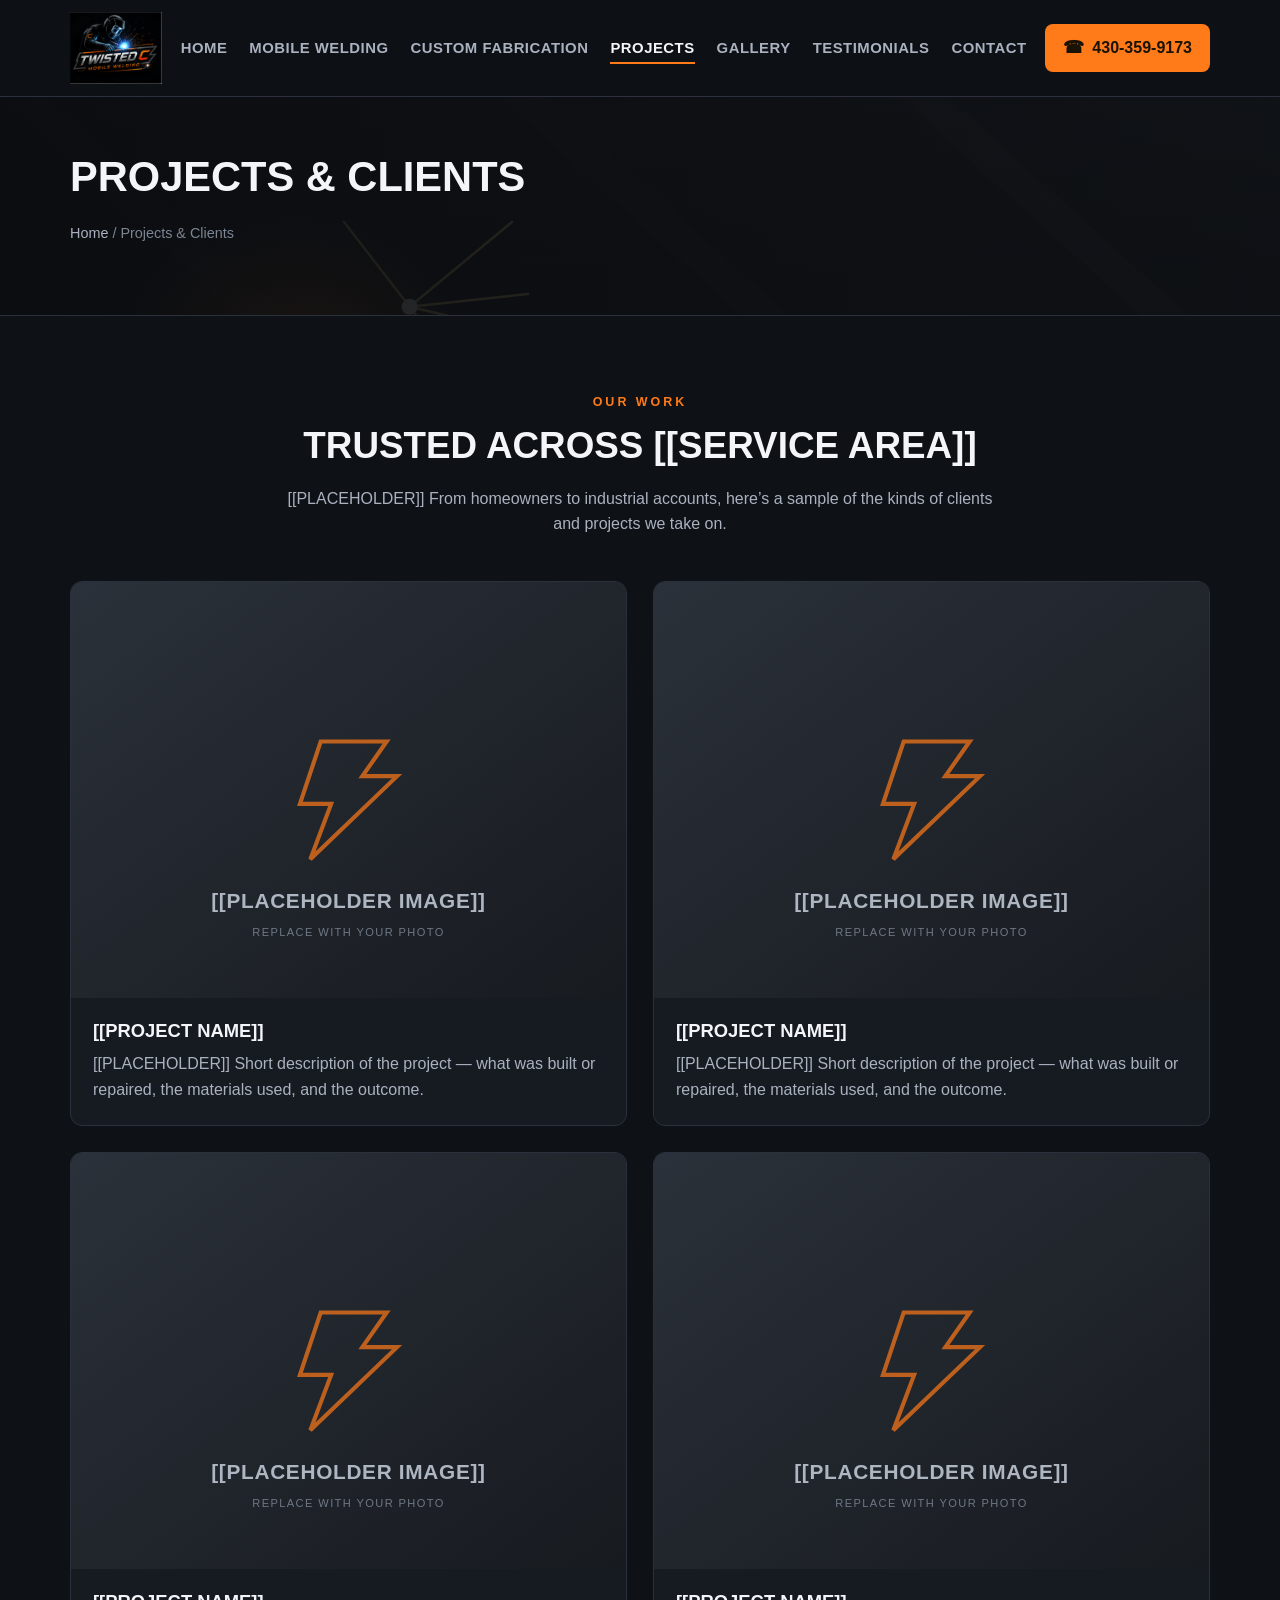
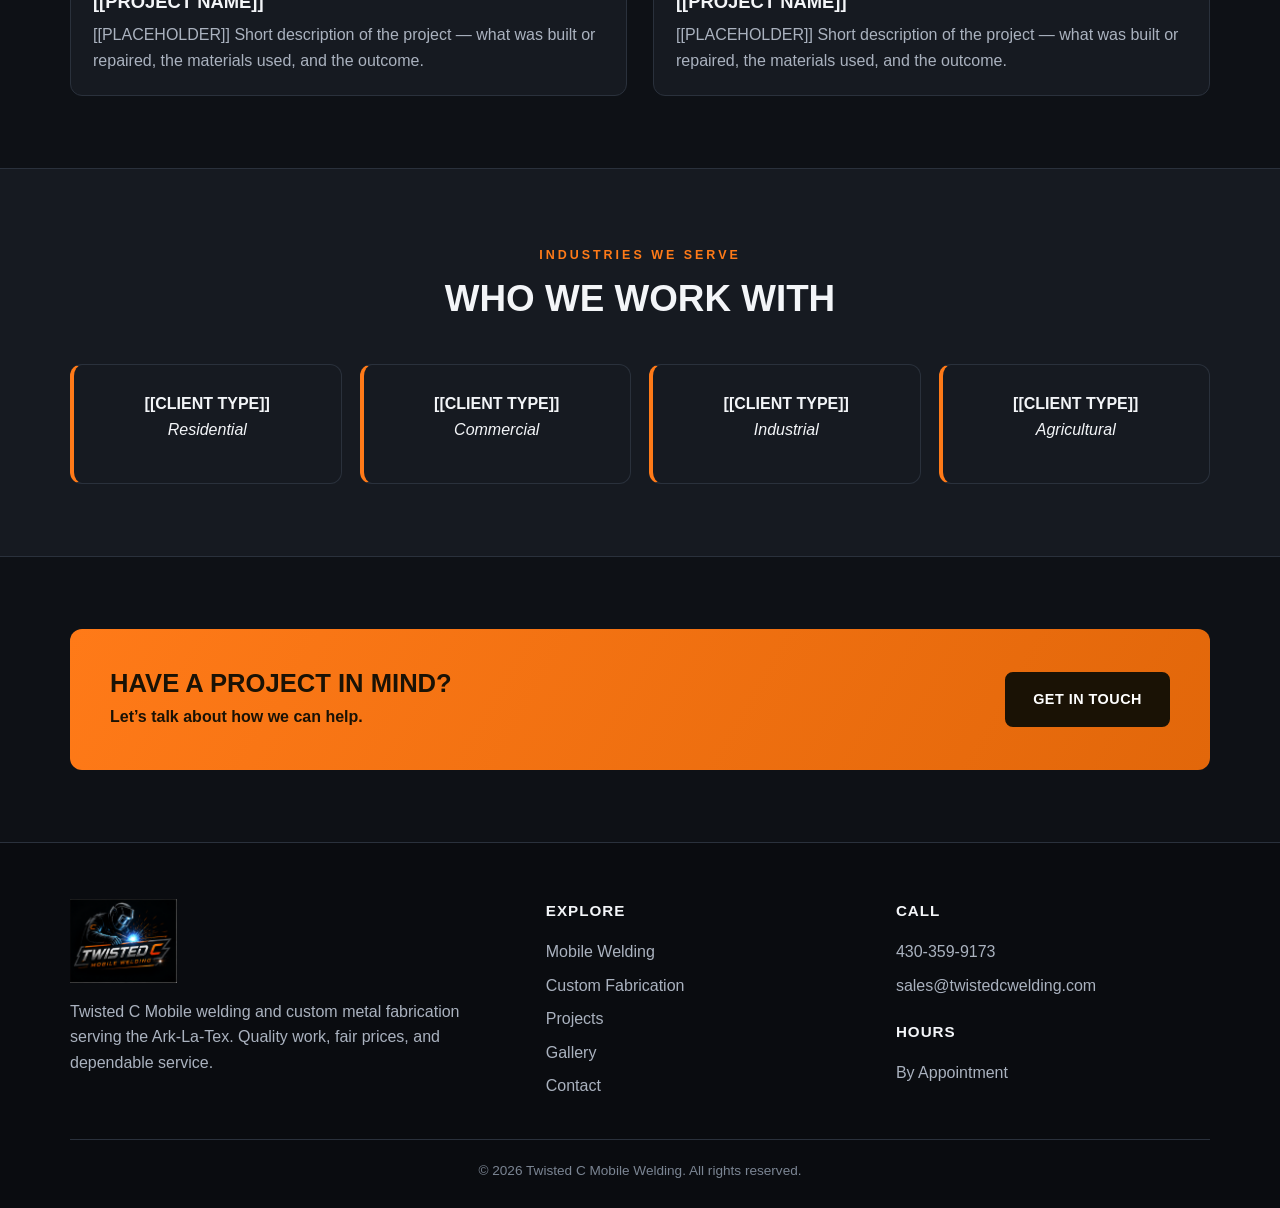
<file: projects.html>
<!DOCTYPE html>
<html lang="en">
<head>
  <meta charset="UTF-8">
  <meta name="viewport" content="width=device-width, initial-scale=1.0">
  <title>Projects &amp; Clients | Twisted C Mobile Welding</title>
  <meta name="description" content="[[PLACEHOLDER]] A look at past projects and the clients we've served across [[SERVICE AREA]].">
  <link rel="icon" href="assets/logo.png" type="image/png">
  <link rel="stylesheet" href="css/styles.css">
</head>
<body>

  <header class="site-header">
    <div class="container header-inner">
      <a class="brand" href="index.html" aria-label="Twisted C Mobile Welding home">
        <img src="assets/logo.png" alt="Twisted C Mobile Welding logo">
      </a>
      <nav class="main-nav" id="primary-nav" aria-label="Primary">
        <ul>
          <li><a href="index.html">Home</a></li>
          <li><a href="mobile-welding.html">Mobile Welding</a></li>
          <li><a href="custom-fabrication.html">Custom Fabrication</a></li>
          <li><a href="projects.html" class="active">Projects</a></li>
          <li><a href="gallery.html">Gallery</a></li>          <li><a href="testimonials.html">Testimonials</a></li>
          <li><a href="contact.html">Contact</a></li>
        </ul>
      </nav>
      <div class="header-cta">
        <a class="phone-cta" href="tel:430-359-9173">
          <span class="ico" aria-hidden="true">&#9742;</span>
          <span class="label">430-359-9173</span>
        </a>
        <button class="nav-toggle" type="button" aria-label="Toggle menu" aria-controls="primary-nav" aria-expanded="false">
          <span></span><span></span><span></span>
        </button>
      </div>
    </div>
  </header>

  <main>
    <section class="page-banner">
      <div class="container">
        <h1>Projects &amp; Clients</h1>
        <p class="breadcrumb"><a href="index.html">Home</a> / Projects &amp; Clients</p>
      </div>
    </section>

    <section class="section">
      <div class="container">
        <div class="section-head">
          <span class="eyebrow">Our work</span>
          <h2>Trusted Across [[SERVICE AREA]]</h2>
          <p>[[PLACEHOLDER]] From homeowners to industrial accounts, here&rsquo;s a sample of the
            kinds of clients and projects we take on.</p>
        </div>
        <div class="grid-2">
          <article class="card">
            <div class="card-media"><img src="assets/placeholder.svg" alt="[[PLACEHOLDER]] project photo"></div>
            <div class="card-body">
              <h3>[[PROJECT NAME]]</h3>
              <p>[[PLACEHOLDER]] Short description of the project &mdash; what was built or repaired, the
                materials used, and the outcome.</p>
            </div>
          </article>
          <article class="card">
            <div class="card-media"><img src="assets/placeholder.svg" alt="[[PLACEHOLDER]] project photo"></div>
            <div class="card-body">
              <h3>[[PROJECT NAME]]</h3>
              <p>[[PLACEHOLDER]] Short description of the project &mdash; what was built or repaired, the
                materials used, and the outcome.</p>
            </div>
          </article>
          <article class="card">
            <div class="card-media"><img src="assets/placeholder.svg" alt="[[PLACEHOLDER]] project photo"></div>
            <div class="card-body">
              <h3>[[PROJECT NAME]]</h3>
              <p>[[PLACEHOLDER]] Short description of the project &mdash; what was built or repaired, the
                materials used, and the outcome.</p>
            </div>
          </article>
          <article class="card">
            <div class="card-media"><img src="assets/placeholder.svg" alt="[[PLACEHOLDER]] project photo"></div>
            <div class="card-body">
              <h3>[[PROJECT NAME]]</h3>
              <p>[[PLACEHOLDER]] Short description of the project &mdash; what was built or repaired, the
                materials used, and the outcome.</p>
            </div>
          </article>
        </div>
      </div>
    </section>

    <section class="section section--alt">
      <div class="container">
        <div class="section-head">
          <span class="eyebrow">Industries we serve</span>
          <h2>Who We Work With</h2>
        </div>
        <div class="grid-4">
          <div class="quote text-center"><strong>[[CLIENT TYPE]]</strong><p>Residential</p></div>
          <div class="quote text-center"><strong>[[CLIENT TYPE]]</strong><p>Commercial</p></div>
          <div class="quote text-center"><strong>[[CLIENT TYPE]]</strong><p>Industrial</p></div>
          <div class="quote text-center"><strong>[[CLIENT TYPE]]</strong><p>Agricultural</p></div>
        </div>
      </div>
    </section>

    <section class="section">
      <div class="container">
        <div class="callout">
          <div>
            <h2>Have a Project in Mind?</h2>
            <p>Let&rsquo;s talk about how we can help.</p>
          </div>
          <a class="btn" href="contact.html">Get in Touch</a>
        </div>
      </div>
    </section>
  </main>

  <footer class="site-footer">
    <div class="container">
      <div class="footer-grid">
        <div class="footer-brand">
          <img src="assets/logo.png" alt="Twisted C Mobile Welding logo">
          <p>Twisted C Mobile welding and custom metal fabrication serving the Ark-La-Tex.
             Quality work, fair prices, and dependable service.</p>
        </div>
        <div>
          <h4>Explore</h4>
          <ul>
            <li><a href="mobile-welding.html">Mobile Welding</a></li>
            <li><a href="custom-fabrication.html">Custom Fabrication</a></li>
            <li><a href="projects.html">Projects</a></li>
            <li><a href="gallery.html">Gallery</a></li>            <li><a href="contact.html">Contact</a></li>
          </ul>
        </div>
        <div>
          <h4>Call</h4>
          <ul>
            <li><a href="tel:430-359-9173">430-359-9173</a></li>
            <li><a href="mailto:sales@twistedcwelding.com">sales@twistedcwelding.com</a></li>
          </ul>
          <h4 style="margin-top:22px;">Hours</h4>
          <div class="footer-hours">
            <span>By Appointment</span>
          </div>
        </div>
      </div>
      <div class="footer-bottom">
        &copy; <span id="year">2026</span> Twisted C Mobile Welding. All rights reserved.
      </div>
    </div>
  </footer>

  <script src="js/main.js"></script>
</body>
</html>
</file>
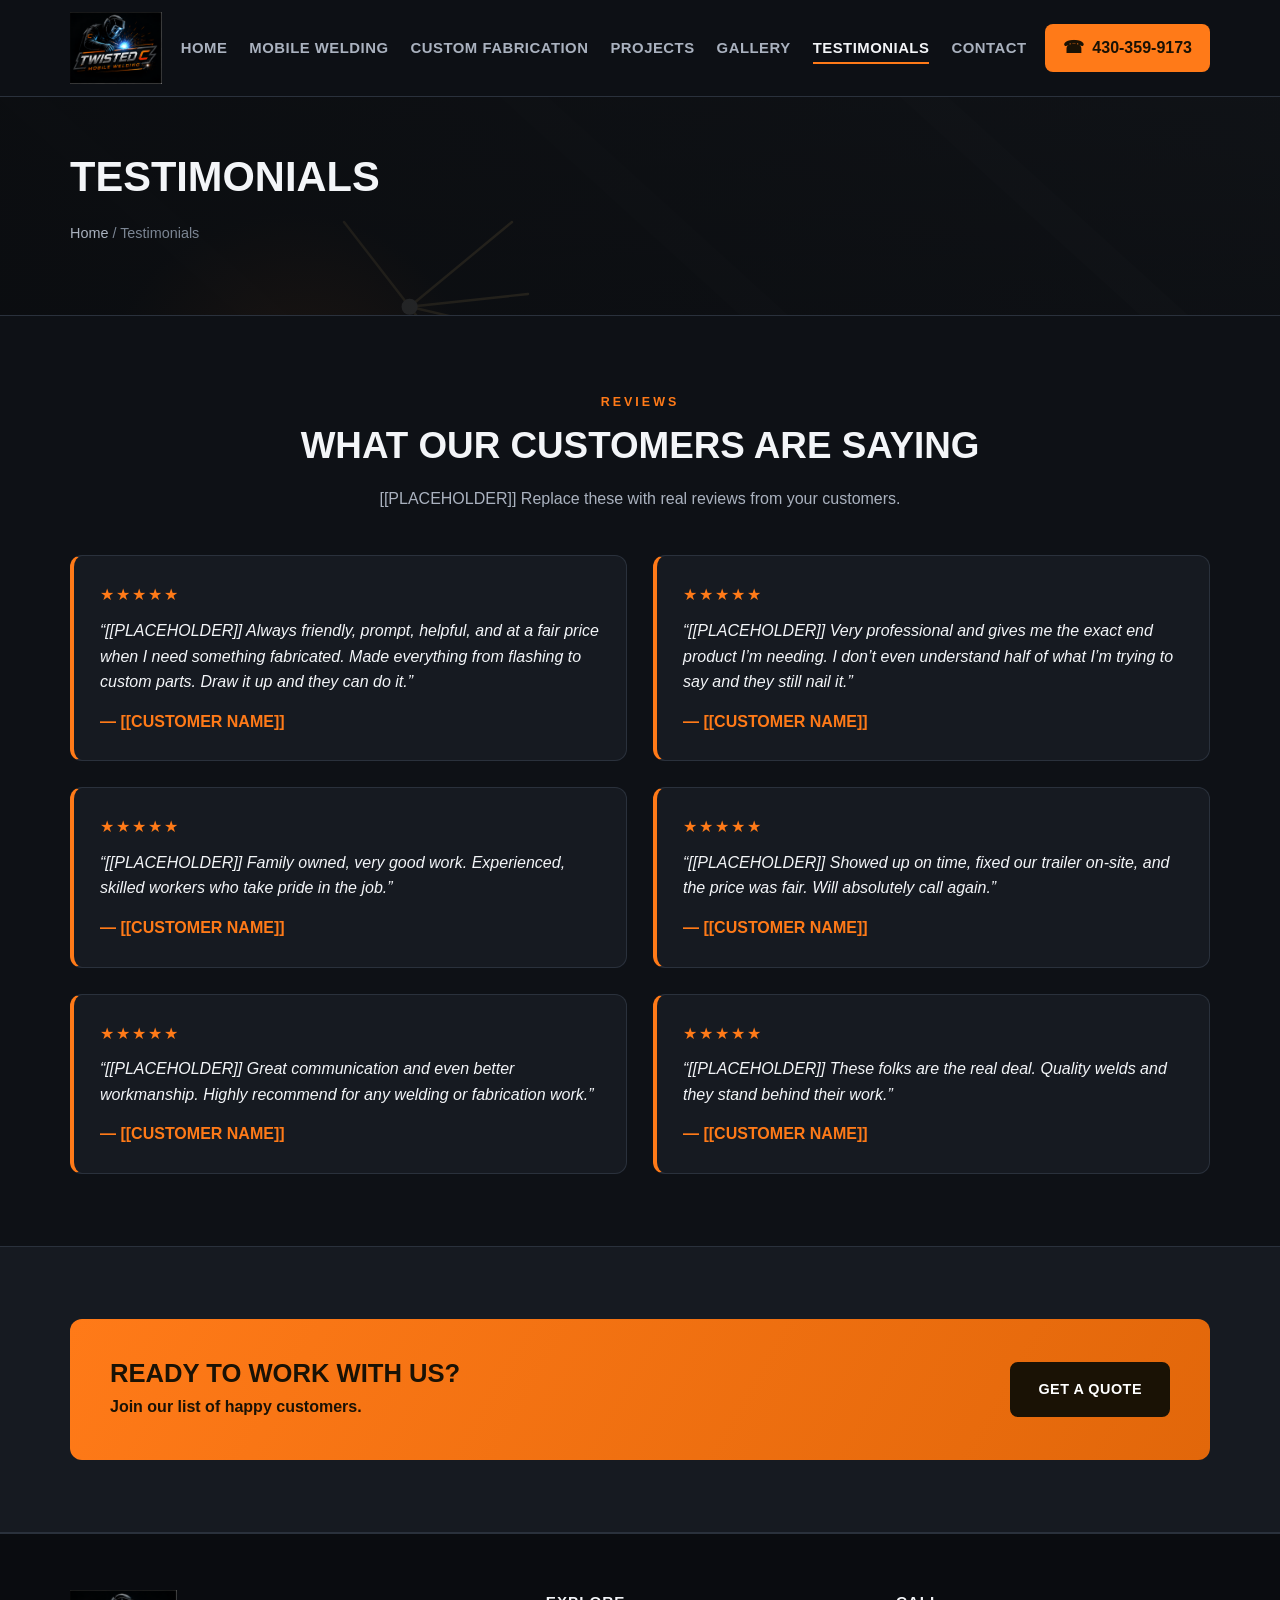
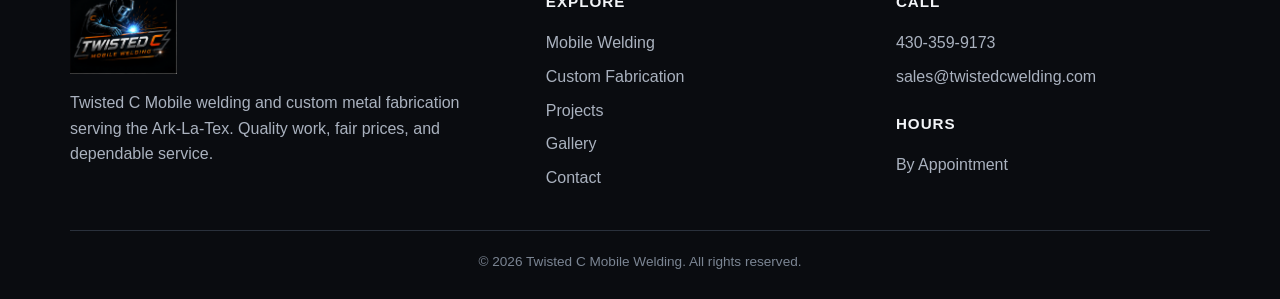
<file: testimonials.html>
<!DOCTYPE html>
<html lang="en">
<head>
  <meta charset="UTF-8">
  <meta name="viewport" content="width=device-width, initial-scale=1.0">
  <title>Testimonials | Twisted C Mobile Welding</title>
  <meta name="description" content="[[PLACEHOLDER]] What customers say about Twisted C Mobile Welding mobile welding and fabrication.">
  <link rel="icon" href="assets/logo.png" type="image/png">
  <link rel="stylesheet" href="css/styles.css">
</head>
<body>

  <header class="site-header">
    <div class="container header-inner">
      <a class="brand" href="index.html" aria-label="Twisted C Mobile Welding home">
        <img src="assets/logo.png" alt="Twisted C Mobile Welding logo">
      </a>
      <nav class="main-nav" id="primary-nav" aria-label="Primary">
        <ul>
          <li><a href="index.html">Home</a></li>
          <li><a href="mobile-welding.html">Mobile Welding</a></li>
          <li><a href="custom-fabrication.html">Custom Fabrication</a></li>
          <li><a href="projects.html">Projects</a></li>
          <li><a href="gallery.html">Gallery</a></li>          <li><a href="testimonials.html" class="active">Testimonials</a></li>
          <li><a href="contact.html">Contact</a></li>
        </ul>
      </nav>
      <div class="header-cta">
        <a class="phone-cta" href="tel:430-359-9173">
          <span class="ico" aria-hidden="true">&#9742;</span>
          <span class="label">430-359-9173</span>
        </a>
        <button class="nav-toggle" type="button" aria-label="Toggle menu" aria-controls="primary-nav" aria-expanded="false">
          <span></span><span></span><span></span>
        </button>
      </div>
    </div>
  </header>

  <main>
    <section class="page-banner">
      <div class="container">
        <h1>Testimonials</h1>
        <p class="breadcrumb"><a href="index.html">Home</a> / Testimonials</p>
      </div>
    </section>

    <section class="section">
      <div class="container">
        <div class="section-head">
          <span class="eyebrow">Reviews</span>
          <h2>What Our Customers Are Saying</h2>
          <p>[[PLACEHOLDER]] Replace these with real reviews from your customers.</p>
        </div>
        <div class="grid-2">
          <div class="quote">
            <div class="stars" aria-label="5 out of 5 stars">&#9733;&#9733;&#9733;&#9733;&#9733;</div>
            <p>&ldquo;[[PLACEHOLDER]] Always friendly, prompt, helpful, and at a fair price when I need
              something fabricated. Made everything from flashing to custom parts. Draw it up and they can do it.&rdquo;</p>
            <span class="who">&mdash; [[CUSTOMER NAME]]</span>
          </div>
          <div class="quote">
            <div class="stars" aria-label="5 out of 5 stars">&#9733;&#9733;&#9733;&#9733;&#9733;</div>
            <p>&ldquo;[[PLACEHOLDER]] Very professional and gives me the exact end product I&rsquo;m needing.
              I don&rsquo;t even understand half of what I&rsquo;m trying to say and they still nail it.&rdquo;</p>
            <span class="who">&mdash; [[CUSTOMER NAME]]</span>
          </div>
          <div class="quote">
            <div class="stars" aria-label="5 out of 5 stars">&#9733;&#9733;&#9733;&#9733;&#9733;</div>
            <p>&ldquo;[[PLACEHOLDER]] Family owned, very good work. Experienced, skilled workers who take
              pride in the job.&rdquo;</p>
            <span class="who">&mdash; [[CUSTOMER NAME]]</span>
          </div>
          <div class="quote">
            <div class="stars" aria-label="5 out of 5 stars">&#9733;&#9733;&#9733;&#9733;&#9733;</div>
            <p>&ldquo;[[PLACEHOLDER]] Showed up on time, fixed our trailer on-site, and the price was fair.
              Will absolutely call again.&rdquo;</p>
            <span class="who">&mdash; [[CUSTOMER NAME]]</span>
          </div>
          <div class="quote">
            <div class="stars" aria-label="5 out of 5 stars">&#9733;&#9733;&#9733;&#9733;&#9733;</div>
            <p>&ldquo;[[PLACEHOLDER]] Great communication and even better workmanship. Highly recommend
              for any welding or fabrication work.&rdquo;</p>
            <span class="who">&mdash; [[CUSTOMER NAME]]</span>
          </div>
          <div class="quote">
            <div class="stars" aria-label="5 out of 5 stars">&#9733;&#9733;&#9733;&#9733;&#9733;</div>
            <p>&ldquo;[[PLACEHOLDER]] These folks are the real deal. Quality welds and they stand behind
              their work.&rdquo;</p>
            <span class="who">&mdash; [[CUSTOMER NAME]]</span>
          </div>
        </div>
      </div>
    </section>

    <section class="section section--alt">
      <div class="container">
        <div class="callout">
          <div>
            <h2>Ready to Work With Us?</h2>
            <p>Join our list of happy customers.</p>
          </div>
          <a class="btn" href="contact.html">Get a Quote</a>
        </div>
      </div>
    </section>
  </main>

  <footer class="site-footer">
    <div class="container">
      <div class="footer-grid">
        <div class="footer-brand">
          <img src="assets/logo.png" alt="Twisted C Mobile Welding logo">
          <p>Twisted C Mobile welding and custom metal fabrication serving the Ark-La-Tex.
             Quality work, fair prices, and dependable service.</p>
        </div>
        <div>
          <h4>Explore</h4>
          <ul>
            <li><a href="mobile-welding.html">Mobile Welding</a></li>
            <li><a href="custom-fabrication.html">Custom Fabrication</a></li>
            <li><a href="projects.html">Projects</a></li>
            <li><a href="gallery.html">Gallery</a></li>            <li><a href="contact.html">Contact</a></li>
          </ul>
        </div>
        <div>
          <h4>Call</h4>
          <ul>
            <li><a href="tel:430-359-9173">430-359-9173</a></li>
            <li><a href="mailto:sales@twistedcwelding.com">sales@twistedcwelding.com</a></li>
          </ul>
          <h4 style="margin-top:22px;">Hours</h4>
          <div class="footer-hours">
            <span>By Appointment</span>
          </div>
        </div>
      </div>
      <div class="footer-bottom">
        &copy; <span id="year">2026</span> Twisted C Mobile Welding. All rights reserved.
      </div>
    </div>
  </footer>

  <script src="js/main.js"></script>
</body>
</html>
</file>
<file: css/styles.css>
/* =========================================================
   Twisted C Mobile Welding
   Shared stylesheet. Theme variables live at the top:
   change --accent to re-brand the whole site at once.
   ========================================================= */

:root {
  --accent: #ff7a18;        /* safety orange */
  --accent-dark: #e2670a;
  --accent-soft: rgba(255, 122, 24, 0.12);

  --bg: #0e1116;            /* near-black steel */
  --surface: #161a21;       /* card / band surface */
  --surface-2: #1d222b;     /* lighter surface */
  --border: #2a313c;

  --text: #f3f5f8;
  --muted: #aab2bf;
  --muted-2: #7b8593;

  --header-h: 96px;
  --maxw: 1180px;
  --radius: 12px;
  --shadow: 0 10px 30px rgba(0, 0, 0, 0.35);
  --font: "Segoe UI", Arial, Helvetica, sans-serif;
}

* { box-sizing: border-box; }

html { scroll-behavior: smooth; }

body {
  margin: 0;
  font-family: var(--font);
  color: var(--text);
  background: var(--bg);
  line-height: 1.6;
  -webkit-font-smoothing: antialiased;
}

img { max-width: 100%; display: block; }

a { color: var(--accent); text-decoration: none; }
a:hover { color: var(--accent-dark); }

h1, h2, h3 { line-height: 1.15; margin: 0 0 0.5em; }

.container {
  width: 100%;
  max-width: var(--maxw);
  margin: 0 auto;
  padding: 0 20px;
}

.text-center { text-align: center; }

.eyebrow {
  display: inline-block;
  color: var(--accent);
  font-weight: 700;
  letter-spacing: 3px;
  text-transform: uppercase;
  font-size: 0.78rem;
  margin-bottom: 12px;
}

/* ---------- Buttons ---------- */
.btn {
  display: inline-block;
  padding: 14px 26px;
  border-radius: 8px;
  font-weight: 700;
  letter-spacing: 0.5px;
  text-transform: uppercase;
  font-size: 0.9rem;
  cursor: pointer;
  border: 2px solid transparent;
  transition: transform 0.12s ease, background 0.18s ease, color 0.18s ease;
}
.btn:active { transform: translateY(1px); }

.btn-primary { background: var(--accent); color: #1a1205; }
.btn-primary:hover { background: var(--accent-dark); color: #1a1205; }

.btn-outline { background: transparent; color: var(--text); border-color: var(--border); }
.btn-outline:hover { border-color: var(--accent); color: var(--accent); }

.btn-block { display: block; width: 100%; text-align: center; }

/* =========================================================
   Header
   ========================================================= */
.site-header {
  position: sticky;
  top: 0;
  z-index: 100;
  background: rgba(14, 17, 22, 0.92);
  backdrop-filter: blur(8px);
  border-bottom: 1px solid var(--border);
  transition: box-shadow 0.2s ease, background 0.2s ease;
}
.site-header.is-scrolled { box-shadow: var(--shadow); }

.header-inner {
  height: var(--header-h);
  display: flex;
  align-items: center;
  justify-content: space-between;
  gap: 16px;
}

.brand { display: flex; align-items: center; }
.brand img { height: 72px; width: auto; }

.main-nav ul {
  list-style: none;
  display: flex;
  align-items: center;
  gap: 22px;
  margin: 0;
  padding: 0;
}
.main-nav a {
  color: var(--muted);
  font-weight: 600;
  font-size: 0.93rem;
  text-transform: uppercase;
  letter-spacing: 0.5px;
  padding: 6px 0;
  border-bottom: 2px solid transparent;
}
.main-nav a:hover { color: var(--text); }
.main-nav a.active {
  color: var(--text);
  border-bottom-color: var(--accent);
}

.header-cta {
  display: flex;
  align-items: center;
  gap: 14px;
}
.phone-cta {
  display: inline-flex;
  align-items: center;
  gap: 8px;
  background: var(--accent);
  color: #1a1205;
  font-weight: 800;
  padding: 11px 18px;
  border-radius: 8px;
  white-space: nowrap;
}
.phone-cta:hover { background: var(--accent-dark); color: #1a1205; }
.phone-cta .ico { font-size: 1.05rem; }

.nav-toggle {
  display: none;
  flex-direction: column;
  justify-content: center;
  gap: 5px;
  width: 44px;
  height: 44px;
  background: transparent;
  border: 1px solid var(--border);
  border-radius: 8px;
  cursor: pointer;
}
.nav-toggle span {
  display: block;
  height: 2px;
  width: 22px;
  margin: 0 auto;
  background: var(--text);
  transition: transform 0.2s ease, opacity 0.2s ease;
}
.nav-toggle[aria-expanded="true"] span:nth-child(1) { transform: translateY(7px) rotate(45deg); }
.nav-toggle[aria-expanded="true"] span:nth-child(2) { opacity: 0; }
.nav-toggle[aria-expanded="true"] span:nth-child(3) { transform: translateY(-7px) rotate(-45deg); }

/* =========================================================
   Hero
   ========================================================= */
.hero {
  position: relative;
  min-height: 560px;
  display: flex;
  align-items: center;
  background: var(--surface);
  overflow: hidden;
}
.hero::before {
  content: "";
  position: absolute;
  inset: 0;
  background: url("../assets/hero.svg") center/cover no-repeat;
}
.hero::after {
  content: "";
  position: absolute;
  inset: 0;
  background: linear-gradient(90deg, rgba(10, 12, 15, 0.82) 0%, rgba(10, 12, 15, 0.55) 55%, rgba(10, 12, 15, 0.25) 100%);
}
.hero .container { position: relative; z-index: 2; }
.hero-content { max-width: 640px; padding: 80px 0; }
.hero h1 {
  font-size: clamp(2rem, 5vw, 3.4rem);
  text-transform: uppercase;
  letter-spacing: 0.5px;
}
.hero p { font-size: 1.15rem; color: var(--muted); margin-bottom: 28px; }
.hero-actions { display: flex; flex-wrap: wrap; gap: 14px; }

/* Smaller page banner for inner pages */
.page-banner {
  position: relative;
  background: var(--surface);
  border-bottom: 1px solid var(--border);
  padding: 56px 0;
  overflow: hidden;
}
.page-banner::before {
  content: "";
  position: absolute;
  inset: 0;
  background: url("../assets/hero.svg") center/cover no-repeat;
  opacity: 0.5;
}
.page-banner::after {
  content: "";
  position: absolute;
  inset: 0;
  background: linear-gradient(90deg, rgba(10, 12, 15, 0.9), rgba(10, 12, 15, 0.6));
}
.page-banner .container { position: relative; z-index: 2; }
.page-banner h1 { font-size: clamp(1.8rem, 4vw, 2.6rem); text-transform: uppercase; }
.breadcrumb { color: var(--muted-2); font-size: 0.9rem; }
.breadcrumb a { color: var(--muted); }

/* =========================================================
   Sections
   ========================================================= */
.section { padding: 72px 0; }
.section--alt { background: var(--surface); border-top: 1px solid var(--border); border-bottom: 1px solid var(--border); }

.section-head { max-width: 720px; margin: 0 auto 44px; text-align: center; }
.section-head h2 { font-size: clamp(1.6rem, 3.5vw, 2.3rem); text-transform: uppercase; }
.section-head p { color: var(--muted); margin: 0; }

.lead { font-size: 1.15rem; color: var(--muted); }

/* Two-column intro */
.split {
  display: grid;
  grid-template-columns: 1.1fr 0.9fr;
  gap: 48px;
  align-items: center;
}
.split img { border-radius: var(--radius); box-shadow: var(--shadow); }

/* =========================================================
   Cards
   ========================================================= */
.card-grid {
  display: grid;
  grid-template-columns: repeat(3, 1fr);
  gap: 26px;
}
.card {
  background: var(--surface);
  border: 1px solid var(--border);
  border-radius: var(--radius);
  overflow: hidden;
  display: flex;
  flex-direction: column;
  transition: transform 0.15s ease, border-color 0.15s ease;
}
.card:hover { transform: translateY(-4px); border-color: var(--accent); }
.card-media { aspect-ratio: 4 / 3; background: var(--surface-2); }
.card-media img { width: 100%; height: 100%; object-fit: cover; }
.card-body { padding: 22px; display: flex; flex-direction: column; gap: 10px; flex: 1; }
.card-body h3 { text-transform: uppercase; font-size: 1.15rem; margin: 0; }
.card-body p { color: var(--muted); margin: 0; flex: 1; }
.card-body .btn { align-self: flex-start; margin-top: 6px; }

/* Feature list */
.feature-list { list-style: none; padding: 0; margin: 18px 0 0; display: grid; gap: 12px; }
.feature-list li {
  position: relative;
  padding-left: 30px;
  color: var(--muted);
}
.feature-list li::before {
  content: "";
  position: absolute;
  left: 0; top: 9px;
  width: 12px; height: 12px;
  background: var(--accent);
  clip-path: polygon(50% 0, 100% 38%, 80% 100%, 20% 100%, 0 38%);
}

/* Two/three/four-up generic grids */
.grid-2 { display: grid; grid-template-columns: repeat(2, 1fr); gap: 26px; }
.grid-3 { display: grid; grid-template-columns: repeat(3, 1fr); gap: 22px; }
.grid-4 { display: grid; grid-template-columns: repeat(4, 1fr); gap: 18px; }

/* =========================================================
   Callout band
   ========================================================= */
.callout {
  background: linear-gradient(120deg, var(--accent) 0%, var(--accent-dark) 100%);
  color: #1a1205;
  border-radius: var(--radius);
  padding: 40px;
  display: flex;
  flex-wrap: wrap;
  align-items: center;
  justify-content: space-between;
  gap: 24px;
}
.callout h2 { margin: 0; text-transform: uppercase; font-size: 1.6rem; }
.callout p { margin: 6px 0 0; font-weight: 600; }
.callout .btn { background: #1a1205; color: #fff; border-color: #1a1205; }
.callout .btn:hover { background: #000; color: #fff; }

/* =========================================================
   Testimonials
   ========================================================= */
.quote {
  background: var(--surface);
  border: 1px solid var(--border);
  border-left: 4px solid var(--accent);
  border-radius: var(--radius);
  padding: 26px;
}
.quote p { font-style: italic; color: var(--text); margin: 0 0 14px; }
.quote .who { color: var(--accent); font-weight: 700; font-style: normal; }
.stars { color: var(--accent); letter-spacing: 2px; margin-bottom: 10px; }

/* =========================================================
   Gallery
   ========================================================= */
.gallery-grid {
  display: grid;
  grid-template-columns: repeat(3, 1fr);
  gap: 16px;
}
.gallery-item {
  position: relative;
  border: 1px solid var(--border);
  border-radius: 10px;
  overflow: hidden;
  cursor: pointer;
  aspect-ratio: 4 / 3;
  background: var(--surface-2);
}
.gallery-item img { width: 100%; height: 100%; object-fit: cover; transition: transform 0.25s ease; }
.gallery-item:hover img { transform: scale(1.06); }
.gallery-item::after {
  content: "+";
  position: absolute;
  inset: 0;
  display: flex;
  align-items: center;
  justify-content: center;
  font-size: 2rem;
  color: #fff;
  background: rgba(14, 17, 22, 0.55);
  opacity: 0;
  transition: opacity 0.2s ease;
}
.gallery-item:hover::after { opacity: 1; }

/* Lightbox */
.lightbox {
  position: fixed;
  inset: 0;
  z-index: 200;
  background: rgba(6, 8, 11, 0.92);
  display: none;
  align-items: center;
  justify-content: center;
  padding: 24px;
}
.lightbox.open { display: flex; }
.lightbox img { max-width: 92vw; max-height: 86vh; border-radius: 8px; box-shadow: var(--shadow); }
.lightbox-close {
  position: absolute;
  top: 18px; right: 22px;
  background: transparent;
  border: none;
  color: #fff;
  font-size: 2.4rem;
  line-height: 1;
  cursor: pointer;
}

/* =========================================================
   Careers
   ========================================================= */
.job {
  background: var(--surface);
  border: 1px solid var(--border);
  border-radius: var(--radius);
  padding: 24px 26px;
  display: flex;
  flex-wrap: wrap;
  justify-content: space-between;
  align-items: center;
  gap: 16px;
}
.job h3 { margin: 0; text-transform: uppercase; font-size: 1.15rem; }
.job .meta { color: var(--muted-2); font-size: 0.9rem; }

/* =========================================================
   Contact
   ========================================================= */
.contact-grid { display: grid; grid-template-columns: 1.1fr 0.9fr; gap: 42px; align-items: start; }

.field { margin-bottom: 18px; }
.field label { display: block; font-weight: 600; margin-bottom: 6px; font-size: 0.92rem; }
.field input, .field textarea {
  width: 100%;
  background: var(--surface);
  border: 1px solid var(--border);
  border-radius: 8px;
  color: var(--text);
  padding: 12px 14px;
  font: inherit;
}
.field input:focus, .field textarea:focus {
  outline: none;
  border-color: var(--accent);
  box-shadow: 0 0 0 3px var(--accent-soft);
}
.field textarea { min-height: 140px; resize: vertical; }

.form-note { color: var(--muted-2); font-size: 0.85rem; margin-top: 10px; }
.form-success {
  display: none;
  background: var(--accent-soft);
  border: 1px solid var(--accent);
  color: var(--text);
  border-radius: 8px;
  padding: 14px 16px;
  margin-bottom: 18px;
}
.form-success.show { display: block; }

.info-list { list-style: none; padding: 0; margin: 0; display: grid; gap: 18px; }
.info-list li { display: flex; gap: 14px; }
.info-list .ico {
  flex: 0 0 40px;
  height: 40px;
  display: flex;
  align-items: center;
  justify-content: center;
  background: var(--accent-soft);
  color: var(--accent);
  border-radius: 8px;
  font-size: 1.1rem;
}
.info-list strong { display: block; }
.info-list span { color: var(--muted); }

.map-placeholder {
  margin-top: 26px;
  height: 220px;
  border-radius: var(--radius);
  border: 1px dashed var(--border);
  background:
    repeating-linear-gradient(45deg, var(--surface), var(--surface) 14px, var(--surface-2) 14px, var(--surface-2) 28px);
  display: flex;
  align-items: center;
  justify-content: center;
  color: var(--muted-2);
  font-weight: 600;
  letter-spacing: 1px;
}

.map-embed {
  display: block;
  margin-top: 26px;
  border-radius: var(--radius);
  overflow: hidden;
  border: 1px solid var(--border);
  line-height: 0;
  transition: border-color 0.15s ease;
}
.map-embed:hover { border-color: var(--accent); }
.map-embed img { width: 100%; height: auto; display: block; }

/* =========================================================
   Footer
   ========================================================= */
.site-footer {
  background: #0a0c10;
  border-top: 1px solid var(--border);
  padding: 56px 0 26px;
  color: var(--muted);
}
.footer-grid {
  display: grid;
  grid-template-columns: 1.4fr 1fr 1fr;
  gap: 36px;
}
.site-footer h4 {
  color: var(--text);
  text-transform: uppercase;
  letter-spacing: 1px;
  font-size: 0.95rem;
  margin: 0 0 16px;
}
.site-footer ul { list-style: none; padding: 0; margin: 0; display: grid; gap: 8px; }
.site-footer a { color: var(--muted); }
.site-footer a:hover { color: var(--accent); }
.footer-brand img { height: 84px; width: auto; margin-bottom: 14px; }
.footer-hours { display: grid; grid-template-columns: auto auto; gap: 4px 18px; max-width: 240px; }
.footer-hours span:nth-child(even) { color: var(--text); text-align: right; }
.footer-bottom {
  border-top: 1px solid var(--border);
  margin-top: 40px;
  padding-top: 20px;
  text-align: center;
  font-size: 0.85rem;
  color: var(--muted-2);
}

/* =========================================================
   Responsive
   ========================================================= */
@media (max-width: 960px) {
  .split, .contact-grid { grid-template-columns: 1fr; gap: 30px; }
  .card-grid, .grid-3, .gallery-grid { grid-template-columns: repeat(2, 1fr); }
  .grid-4 { grid-template-columns: repeat(2, 1fr); }
  .footer-grid { grid-template-columns: 1fr 1fr; }
}

@media (max-width: 760px) {
  .nav-toggle { display: flex; }
  .main-nav {
    position: fixed;
    top: var(--header-h);
    left: 0;
    right: 0;
    background: var(--bg);
    border-bottom: 1px solid var(--border);
    box-shadow: var(--shadow);
    max-height: 0;
    overflow: hidden;
    transition: max-height 0.28s ease;
  }
  .main-nav.open { max-height: 70vh; }
  .main-nav ul { flex-direction: column; align-items: stretch; gap: 0; padding: 8px 0; }
  .main-nav li { border-bottom: 1px solid var(--border); }
  .main-nav li:last-child { border-bottom: none; }
  .main-nav a { display: block; padding: 14px 20px; }
  .main-nav a.active { border-bottom-color: transparent; color: var(--accent); }

  /* hide the long phone label on small screens, keep tap-to-call icon button */
  .phone-cta .label { display: none; }

  .hero-content { padding: 60px 0; }
  .callout { flex-direction: column; align-items: flex-start; }
}

@media (max-width: 520px) {
  .card-grid, .grid-2, .grid-3, .grid-4, .gallery-grid, .footer-grid { grid-template-columns: 1fr; }
  .section { padding: 52px 0; }
}
</file>
